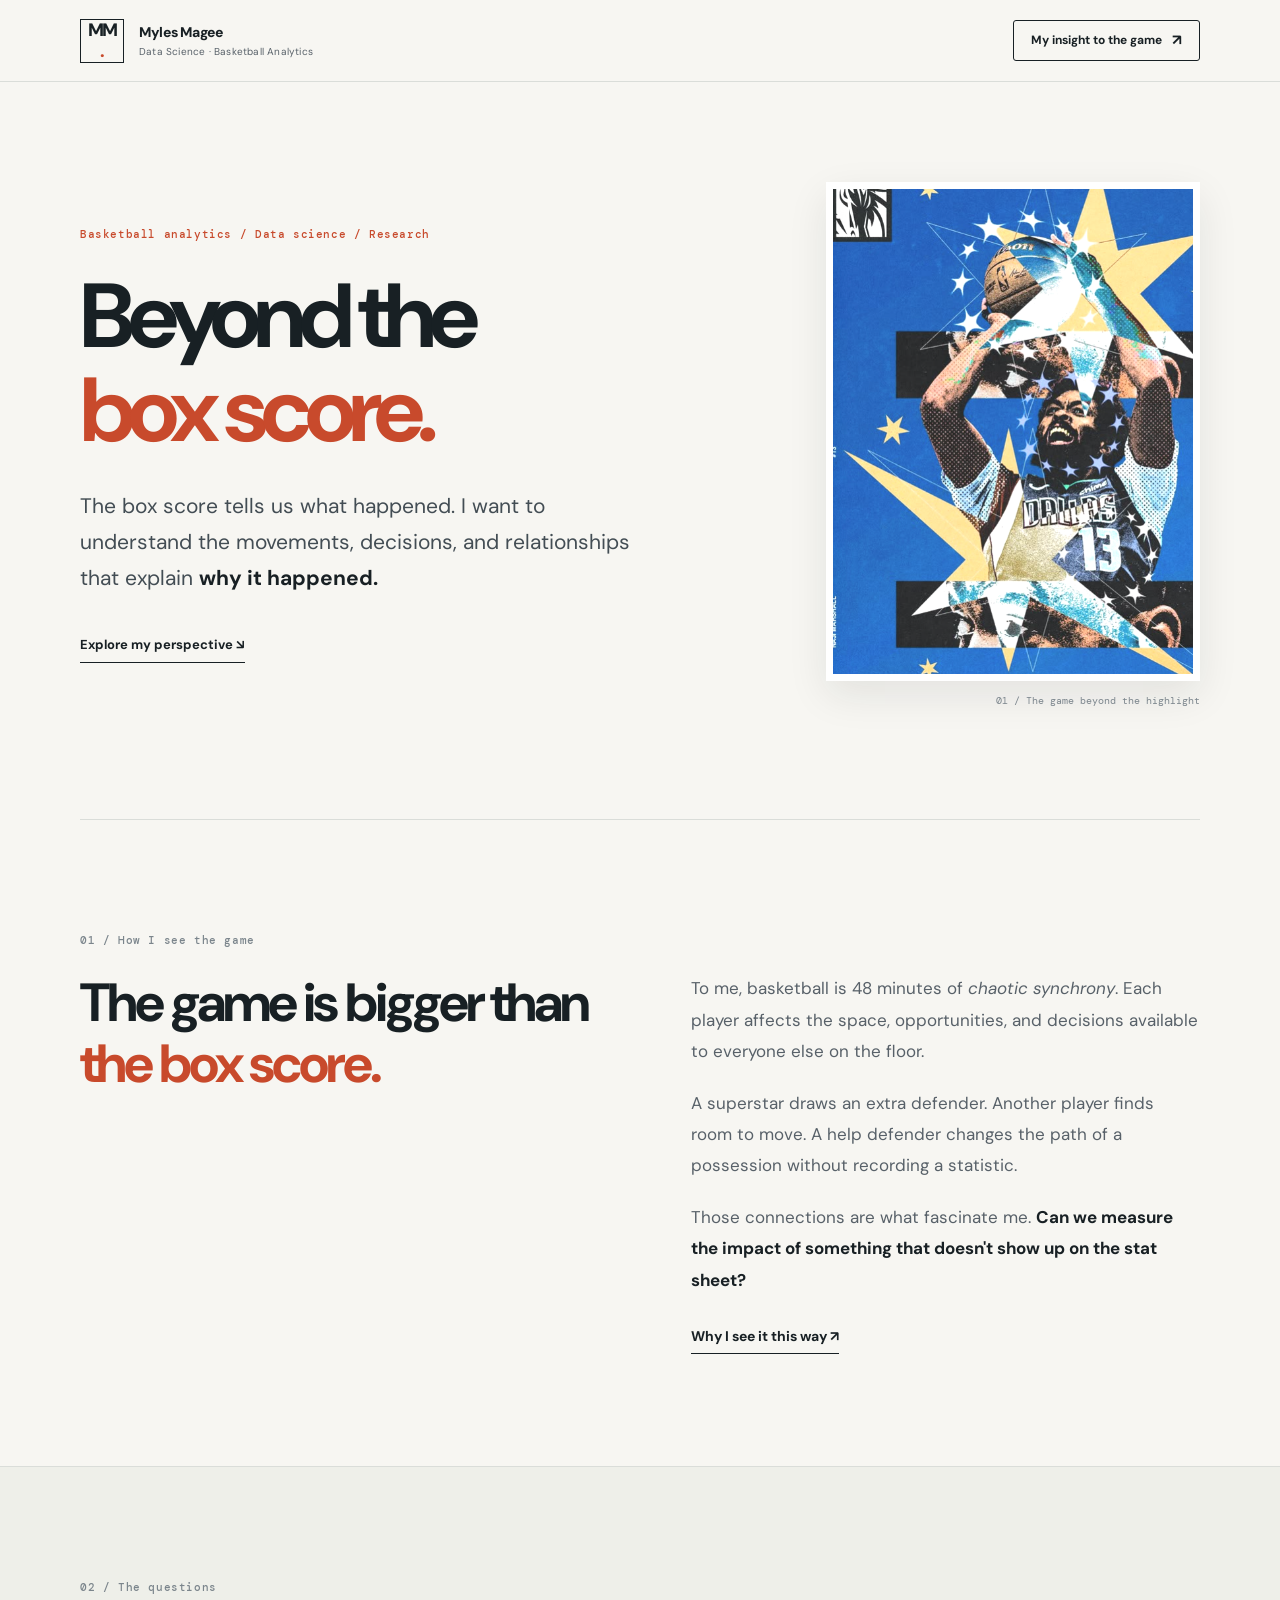
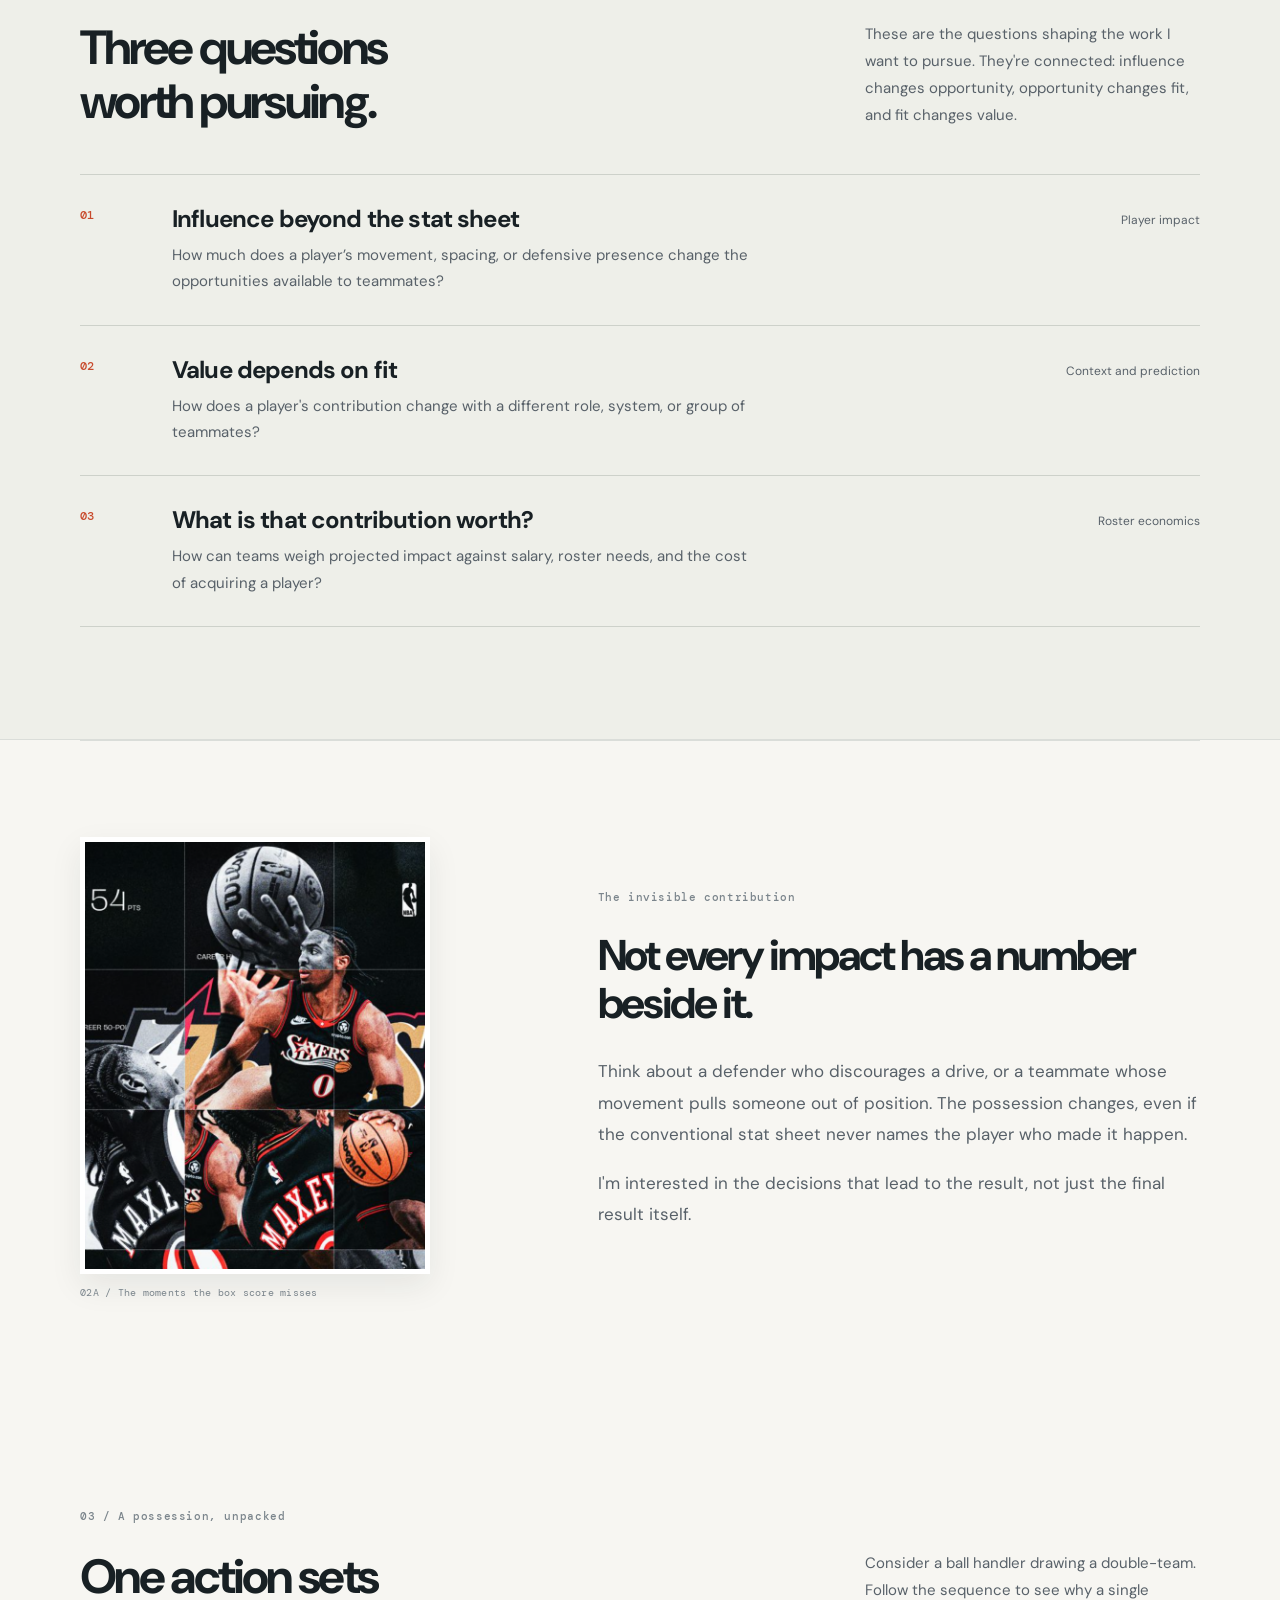
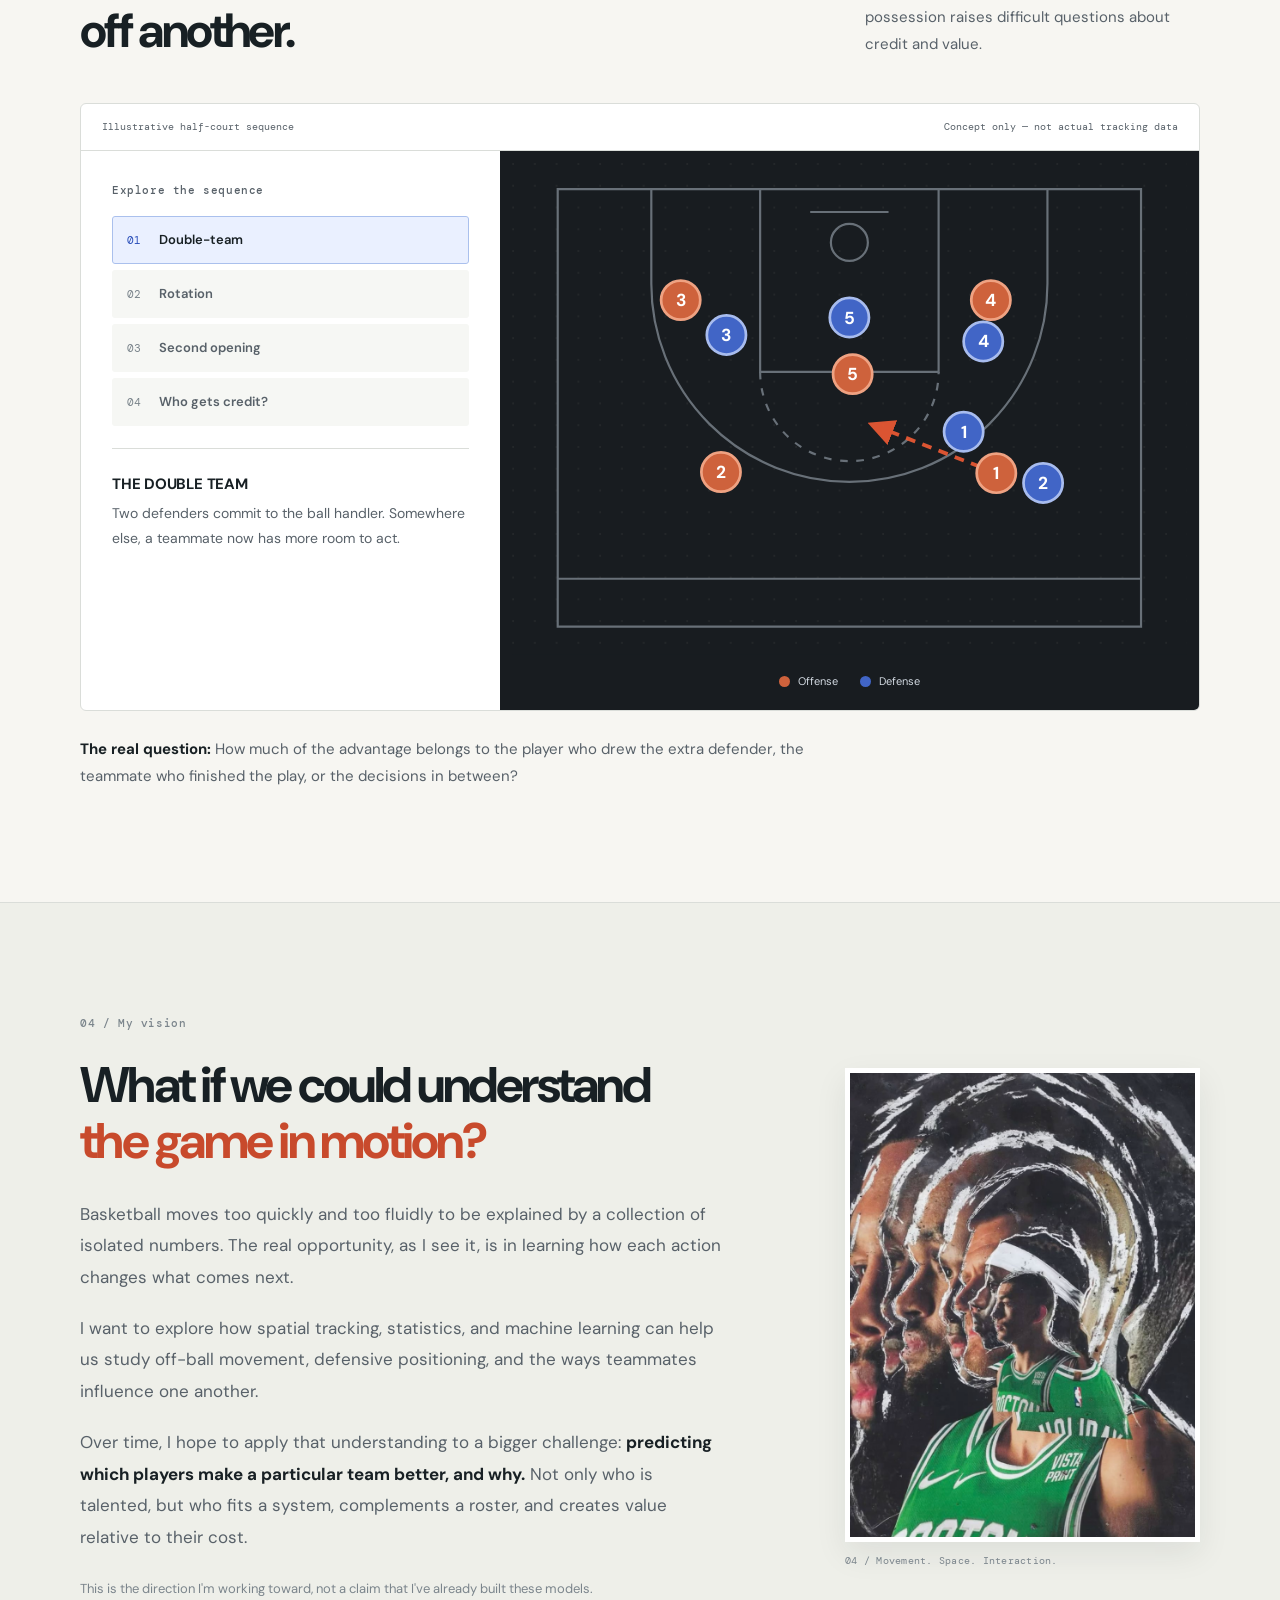
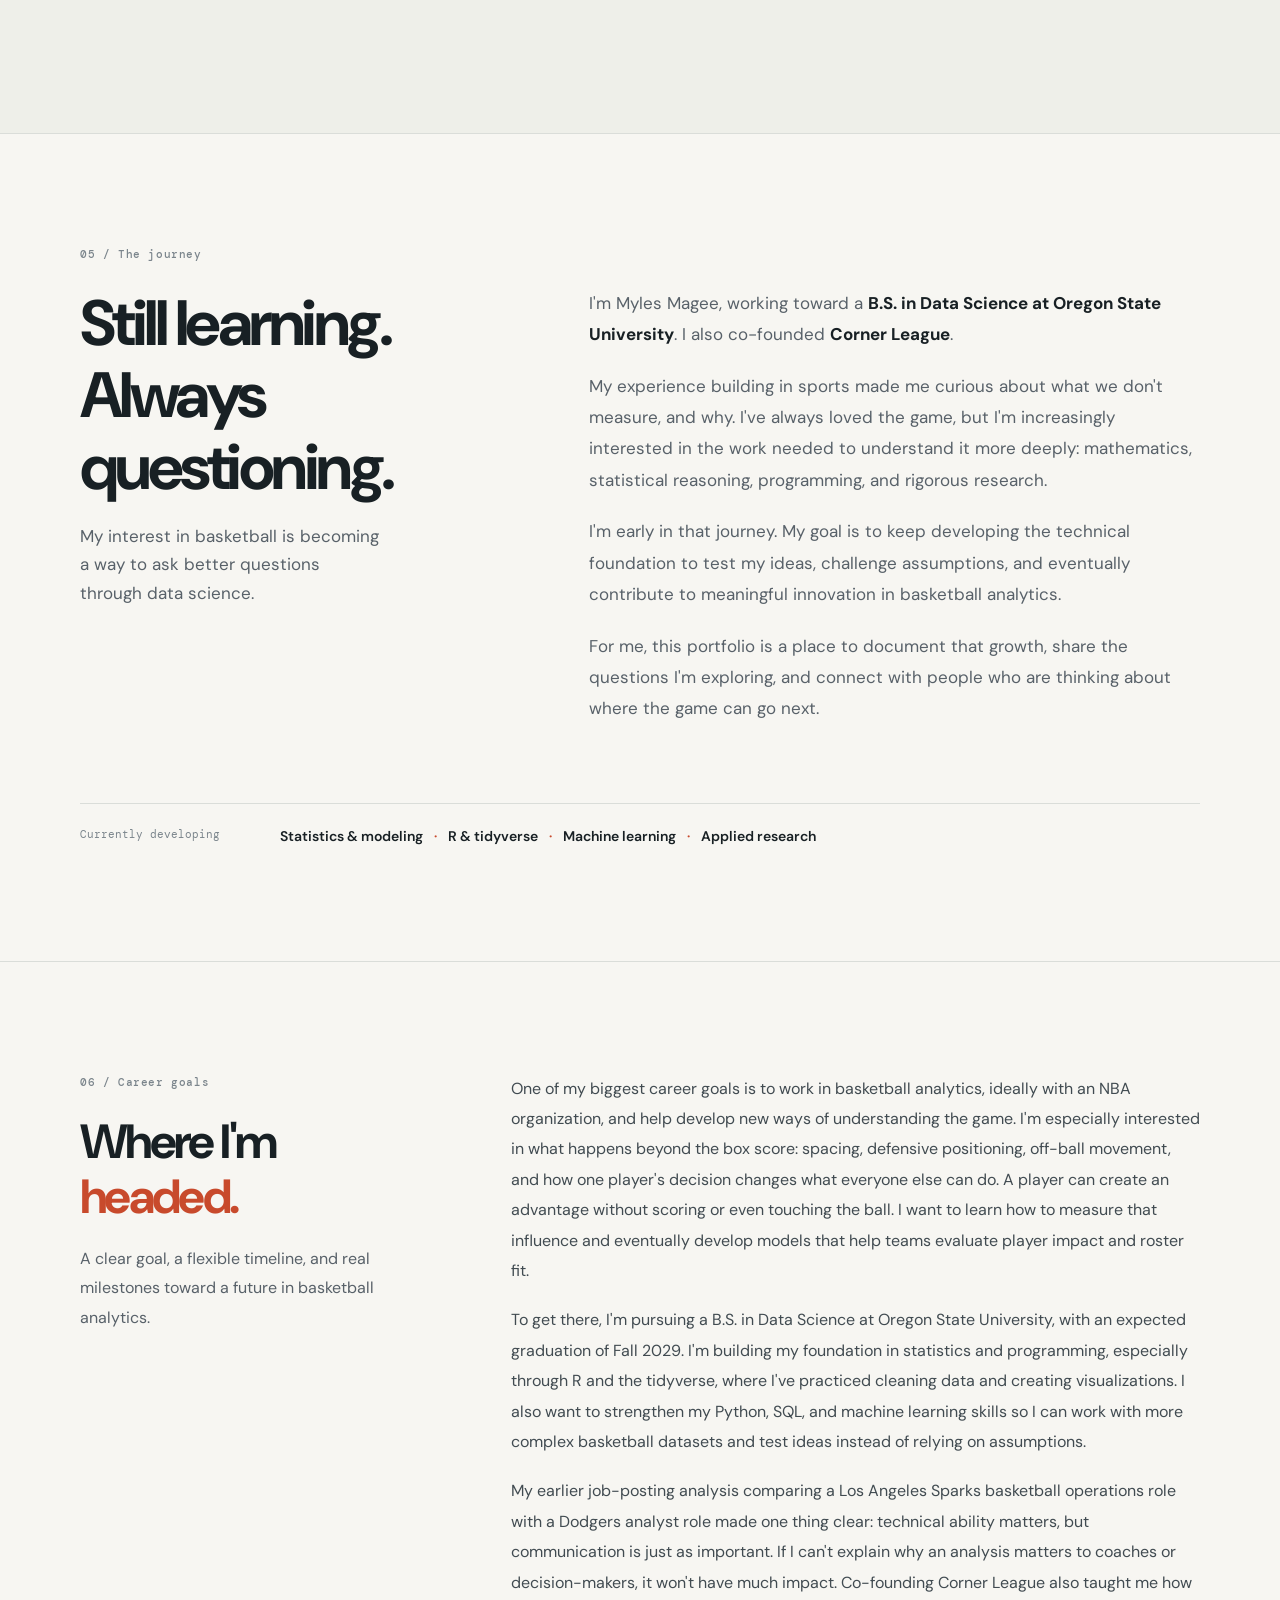
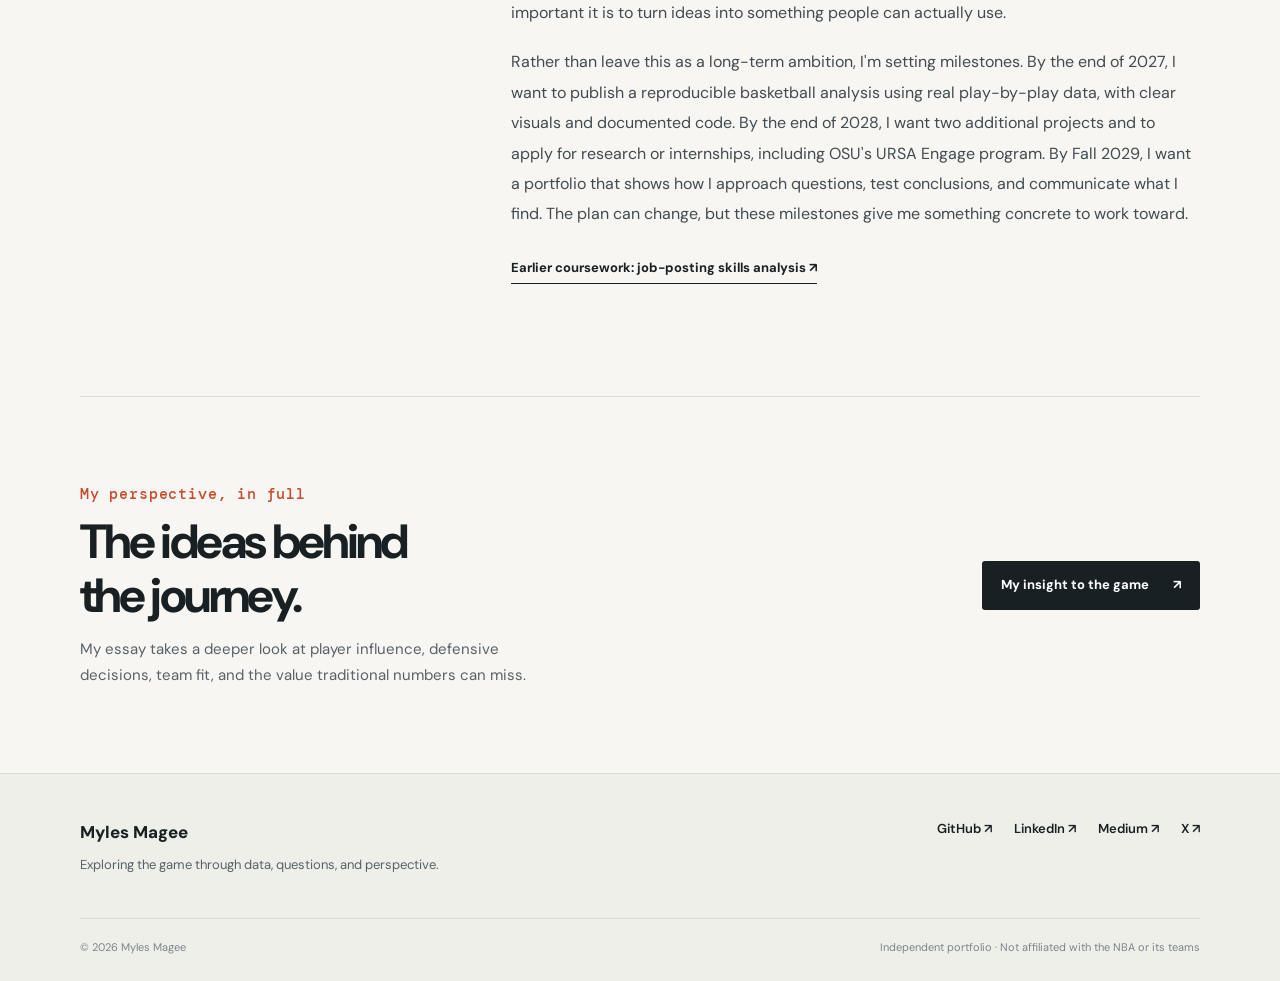
<file: index.html>
<!DOCTYPE html>

<html lang="en"><head><meta charset="utf-8"/>
<meta content="width=device-width, initial-scale=1" name="viewport"/>
<meta content="#f7f6f2" name="theme-color"/>
<link href="assets/mark.svg" rel="icon" type="image/svg+xml"/>
<link href="https://fonts.googleapis.com" rel="preconnect"/>
<link crossorigin="" href="https://fonts.gstatic.com" rel="preconnect"/>
<link href="https://fonts.googleapis.com/css2?family=DM+Sans:wght@400;500;600;700;800&amp;family=DM+Mono:wght@400;500&amp;display=swap" rel="stylesheet"/>
<link href="assets/style.css" rel="stylesheet"/>
<script defer="" src="assets/site.js"></script>
<meta content="Myles Magee shares his journey into data science and his vision for basketball analytics beyond the box score." name="description"/>
<meta content="Myles Magee — Beyond the Box Score" property="og:title"/>
<meta content="My journey into basketball analytics, and the questions about player influence, movement, and team value that I want to explore." property="og:description"/>
<title>Myles Magee — Basketball Analytics &amp; Data Science</title></head>
<body class="page-home"><a class="skip-link" href="#main">Skip to content</a>
<header class="site-header" id="top">
<div class="container header-inner">
<a aria-label="Myles Magee home" class="brand" href="index.html"><span class="brand-monogram">MM<span>.</span></span><span class="brand-label">Myles Magee<small>Data Science · Basketball Analytics</small></span></a>

<nav aria-label="Main navigation" class="site-nav" id="site-nav"><a class="nav-essay" href="philosophy.html">My insight to the game<span aria-hidden="true"> ↗</span></a></nav>
</div>
</header>
<main id="main">
<section aria-labelledby="hero-title" class="hero container">
<div class="hero-copy">
<p class="eyebrow">Basketball analytics / Data science / Research</p>
<h1 id="hero-title">Beyond the<br/><em>box score.</em></h1>
<p class="hero-lead">The box score tells us what happened. I want to understand the movements, decisions, and relationships that explain <strong>why it happened.</strong></p>
<div class="hero-actions"><a class="button-link" href="#approach">Explore my perspective <span aria-hidden="true">↘</span></a></div>
</div>
<figure class="hero-image"><img alt="Blue-and-gold basketball editorial artwork showing a player shooting" fetchpriority="high" src="assets/images/mavericks-poster.png"/><figcaption>01 / The game beyond the highlight</figcaption></figure>
</section>
<section aria-labelledby="approach-title" class="section section-rule container" id="approach">
<div class="section-label">01 / How I see the game</div>
<div class="intro-grid">
<h2 id="approach-title">The game is bigger than <span class="text-orange">the box score.</span></h2>
<div class="body-copy"><p>To me, basketball is 48 minutes of <em>chaotic synchrony</em>. Each player affects the space, opportunities, and decisions available to everyone else on the floor.</p>
<p>A superstar draws an extra defender. Another player finds room to move. A help defender changes the path of a possession without recording a statistic.</p>
<p>Those connections are what fascinate me. <strong>Can we measure the impact of something that doesn't show up on the stat sheet?</strong></p>
<a class="inline-link" href="philosophy.html">Why I see it this way <span aria-hidden="true">↗</span></a></div>
</div>
</section>
<section aria-labelledby="questions-title" class="section section-soft"><div class="container">
<div class="section-heading"><div><p class="section-label">02 / The questions</p><h2 id="questions-title">Three questions<br/>worth pursuing.</h2></div><p>These are the questions shaping the work I want to pursue. They're connected: influence changes opportunity, opportunity changes fit, and fit changes value.</p></div>
<div class="question-list">
<article class="question-row"><span class="question-index">01</span><div><h3>Influence beyond the stat sheet</h3><p>How much does a player’s movement, spacing, or defensive presence change the opportunities available to teammates?</p></div><span class="question-tag">Player impact</span></article>
<article class="question-row"><span class="question-index">02</span><div><h3>Value depends on fit</h3><p>How does a player's contribution change with a different role, system, or group of teammates?</p></div><span class="question-tag">Context and prediction</span></article>
<article class="question-row"><span class="question-index">03</span><div><h3>What is that contribution worth?</h3><p>How can teams weigh projected impact against salary, roster needs, and the cost of acquiring a player?</p></div><span class="question-tag">Roster economics</span></article>
</div>
</div></section><section aria-labelledby="image-story-title" class="section image-story container">
<figure class="editorial-image image-story-art"><img alt="Layered basketball collage of a Philadelphia player across multiple moments of a possession" loading="lazy" src="assets/images/maxey-collage.png"/><figcaption>02A / The moments the box score misses</figcaption></figure>
<div class="image-story-copy"><p class="section-label">The invisible contribution</p><h2 id="image-story-title">Not every impact has a number beside it.</h2>
<p>Think about a defender who discourages a drive, or a teammate whose movement pulls someone out of position. The possession changes, even if the conventional stat sheet never names the player who made it happen.</p>
<p>I'm interested in the decisions that lead to the result, not just the final result itself.</p>
</div>
</section>
<section aria-labelledby="example-title" class="section container" id="example">
<div class="section-label">03 / A possession, unpacked</div>
<div class="section-heading"><div><h2 id="example-title">One action sets<br/>off another.</h2></div><p>Consider a ball handler drawing a double-team. Follow the sequence to see why a single possession raises difficult questions about credit and value.</p></div>
<div class="example-card">
<div class="example-topline"><span>Illustrative half-court sequence</span><span>Concept only — not actual tracking data</span></div>
<div class="example-layout">
<div class="example-controls">
<p class="minor-label">Explore the sequence</p>
<div aria-label="Basketball possession stages" class="steps" role="group">
<button aria-pressed="true" class="step-button active" data-step="0" type="button"><span>01</span> Double-team</button>
<button aria-pressed="false" class="step-button" data-step="1" type="button"><span>02</span> Rotation</button>
<button aria-pressed="false" class="step-button" data-step="2" type="button"><span>03</span> Second opening</button>
<button aria-pressed="false" class="step-button" data-step="3" type="button"><span>04</span> Who gets credit?</button>
</div>
<div aria-live="polite" class="example-readout"><h3 id="step-title">THE DOUBLE TEAM</h3><p id="step-description">Two defenders commit to the ball handler. Somewhere else, a teammate now has more room to act.</p></div>
</div>
<div class="court-frame"><div class="court-svg-wrap"><svg aria-label="Stylized half-court diagram with five offensive players in orange and five defenders in blue, changing position through the possession" id="play-court" role="img" viewBox="0 0 620 452">
<defs><pattern height="20" id="courtdots" patternUnits="userSpaceOnUse" width="20"><circle cx="1" cy="1" fill="#7a7b75" opacity=".24" r=".7"></circle></pattern><marker id="passarrow" markerHeight="7" markerWidth="7" orient="auto" refx="6" refy="3.5"><path d="M0 0 L7 3.5 L0 7 Z" fill="#f15b34"></path></marker></defs>
<rect fill="#181c20" height="452" width="620" x="0" y="0"></rect><rect fill="url(#courtdots)" height="452" width="620" x="0" y="0"></rect>
<g class="court-lines" fill="none" stroke="#687078" stroke-width="2"><path d="M42 24 H578 V426 H42 Z"></path><path d="M228 24 V192 H392 V24"></path><path d="M228 192 A82 82 0 0 0 392 192" stroke-dasharray="7 8"></path><path d="M128 24 V111 A182 182 0 0 0 492 111 V24"></path><circle cx="310" cy="73" r="17"></circle><path d="M274 45 H346"></path><path d="M42 382 H578"></path></g>
<g fill="none" id="play-paths" marker-end="url(#passarrow)" stroke="#f15b34" stroke-dasharray="9 7" stroke-width="3.5"><path d="M445 285 L330 240" id="play-path"></path></g>
<g id="players">
<g class="player offensive" data-player="o1" transform="translate(445 285)"><circle r="18"></circle><text>1</text></g>
<g class="player offensive" data-player="o2" transform="translate(192 284)"><circle r="18"></circle><text>2</text></g>
<g class="player offensive" data-player="o3" transform="translate(155 126)"><circle r="18"></circle><text>3</text></g>
<g class="player offensive" data-player="o4" transform="translate(440 126)"><circle r="18"></circle><text>4</text></g>
<g class="player offensive" data-player="o5" transform="translate(313 194)"><circle r="18"></circle><text>5</text></g>
<g class="player defensive" data-player="d1" transform="translate(415 247)"><circle r="18"></circle><text>1</text></g>
<g class="player defensive" data-player="d2" transform="translate(488 294)"><circle r="18"></circle><text>2</text></g>
<g class="player defensive" data-player="d3" transform="translate(197 158)"><circle r="18"></circle><text>3</text></g>
<g class="player defensive" data-player="d4" transform="translate(433 164)"><circle r="18"></circle><text>4</text></g>
<g class="player defensive" data-player="d5" transform="translate(310 142)"><circle r="18"></circle><text>5</text></g>
</g>
</svg></div><div class="court-legend"><span><i class="legend-offense"></i> Offense</span><span><i class="legend-defense"></i> Defense</span></div></div>
</div>
</div>
<p class="example-note"><strong>The real question:</strong> How much of the advantage belongs to the player who drew the extra defender, the teammate who finished the play, or the decisions in between?</p>
</section>
<section aria-labelledby="vision-title" class="section section-soft vision-section" id="vision">
<div class="container vision-grid">
<div class="vision-copy">
<p class="section-label">04 / My vision</p>
<h2 id="vision-title">What if we could understand <span class="text-orange">the game in motion?</span></h2>
<p>Basketball moves too quickly and too fluidly to be explained by a collection of isolated numbers. The real opportunity, as I see it, is in learning how each action changes what comes next.</p>
<p>I want to explore how spatial tracking, statistics, and machine learning can help us study off-ball movement, defensive positioning, and the ways teammates influence one another.</p>
<p>Over time, I hope to apply that understanding to a bigger challenge: <strong>predicting which players make a particular team better, and why.</strong> Not only who is talented, but who fits a system, complements a roster, and creates value relative to their cost.</p>
<p class="vision-footnote">This is the direction I'm working toward, not a claim that I've already built these models.</p>
</div>
<figure class="editorial-image vision-art"><img alt="Basketball artwork emphasizing a player's movement with layered purple and blue geometry" loading="lazy" src="assets/images/tatum-motion.png"/><figcaption>04 / Movement. Space. Interaction.</figcaption></figure>
</div>
</section>
<section aria-labelledby="about-title" class="section container about-section" id="about">
<div class="section-label">05 / The journey</div>
<div class="about-grid"><div><h2 id="about-title">Still learning. Always questioning.</h2><p class="about-tagline">My interest in basketball is becoming a way to ask better questions through data science.</p></div>
<div class="body-copy">
<p>I'm Myles Magee, working toward a <strong>B.S. in Data Science at Oregon State University</strong>. I also co-founded <strong>Corner League</strong>.</p>
<p>My experience building in sports made me curious about what we don't measure, and why. I've always loved the game, but I'm increasingly interested in the work needed to understand it more deeply: mathematics, statistical reasoning, programming, and rigorous research.</p>
<p>I'm early in that journey. My goal is to keep developing the technical foundation to test my ideas, challenge assumptions, and eventually contribute to meaningful innovation in basketball analytics.</p>
<p>For me, this portfolio is a place to document that growth, share the questions I'm exploring, and connect with people who are thinking about where the game can go next.</p>
</div>
</div>
<div class="skills-strip"><span>Currently developing</span><p>Statistics &amp; modeling <span aria-hidden="true">·</span> R &amp; tidyverse <span aria-hidden="true">·</span> Machine learning <span aria-hidden="true">·</span> Applied research</p></div>
</section>
<section aria-labelledby="career-goals-title" class="section section-rule career-goals-section" id="career-goals">
<div class="container career-goals-grid">
  <div class="career-goals-intro">
    <p class="section-label">06 / Career goals</p>
    <h2 id="career-goals-title">Where I'm <span class="text-orange">headed.</span></h2>
    <p class="career-goals-deck">A clear goal, a flexible timeline, and real milestones toward a future in basketball analytics.</p>
  </div>
  <div class="career-goals-body body-copy">
    <p>One of my biggest career goals is to work in basketball analytics, ideally with an NBA organization, and help develop new ways of understanding the game. I'm especially interested in what happens beyond the box score: spacing, defensive positioning, off-ball movement, and how one player's decision changes what everyone else can do. A player can create an advantage without scoring or even touching the ball. I want to learn how to measure that influence and eventually develop models that help teams evaluate player impact and roster fit.</p>
    <p>To get there, I'm pursuing a B.S. in Data Science at Oregon State University, with an expected graduation of Fall 2029. I'm building my foundation in statistics and programming, especially through R and the tidyverse, where I've practiced cleaning data and creating visualizations. I also want to strengthen my Python, SQL, and machine learning skills so I can work with more complex basketball datasets and test ideas instead of relying on assumptions.</p>
    <p>My earlier job-posting analysis comparing a Los Angeles Sparks basketball operations role with a Dodgers analyst role made one thing clear: technical ability matters, but communication is just as important. If I can't explain why an analysis matters to coaches or decision-makers, it won't have much impact. Co-founding Corner League also taught me how important it is to turn ideas into something people can actually use.</p>
    <p>Rather than leave this as a long-term ambition, I'm setting milestones. By the end of 2027, I want to publish a reproducible basketball analysis using real play-by-play data, with clear visuals and documented code. By the end of 2028, I want two additional projects and to apply for research or internships, including OSU's URSA Engage program. By Fall 2029, I want a portfolio that shows how I approach questions, test conclusions, and communicate what I find. The plan can change, but these milestones give me something concrete to work toward.</p>
    <a class="inline-link career-goals-source" href="https://github.com/mylesanalytics/mm-portfolio/blob/main/job-posting-skills.md" target="_blank" rel="noopener noreferrer">Earlier coursework: job-posting skills analysis ↗</a>
  </div>
</div>
</section>
<section aria-labelledby="closing-title" class="closing container"><div><p class="eyebrow">My perspective, in full</p><h2 id="closing-title">The ideas behind<br/>the journey.</h2><p>My essay takes a deeper look at player influence, defensive decisions, team fit, and the value traditional numbers can miss.</p></div><a class="button-primary" href="philosophy.html">My insight to the game <span aria-hidden="true">↗</span></a></section>
</main><footer class="site-footer">
<div class="container footer-inner">
<div><a class="footer-name" href="index.html">Myles Magee</a><p>Exploring the game through data, questions, and perspective.</p></div>
<nav aria-label="Social links" class="footer-links">
<a href="https://github.com/mylesanalytics" rel="noopener noreferrer" target="_blank">GitHub ↗</a>
<a href="https://www.linkedin.com/in/mylesmagee711/" rel="noopener noreferrer" target="_blank">LinkedIn ↗</a>
<a href="https://medium.com/@mylesmagee" rel="noopener noreferrer" target="_blank">Medium ↗</a>
<a href="https://x.com/_mylesmagee" rel="noopener noreferrer" target="_blank">X ↗</a>
</nav>
</div>
<div class="container footer-bottom"><span>© <span data-year="">2026</span> Myles Magee</span><span>Independent portfolio · Not affiliated with the NBA or its teams</span></div>
</footer></body></html>
</file>
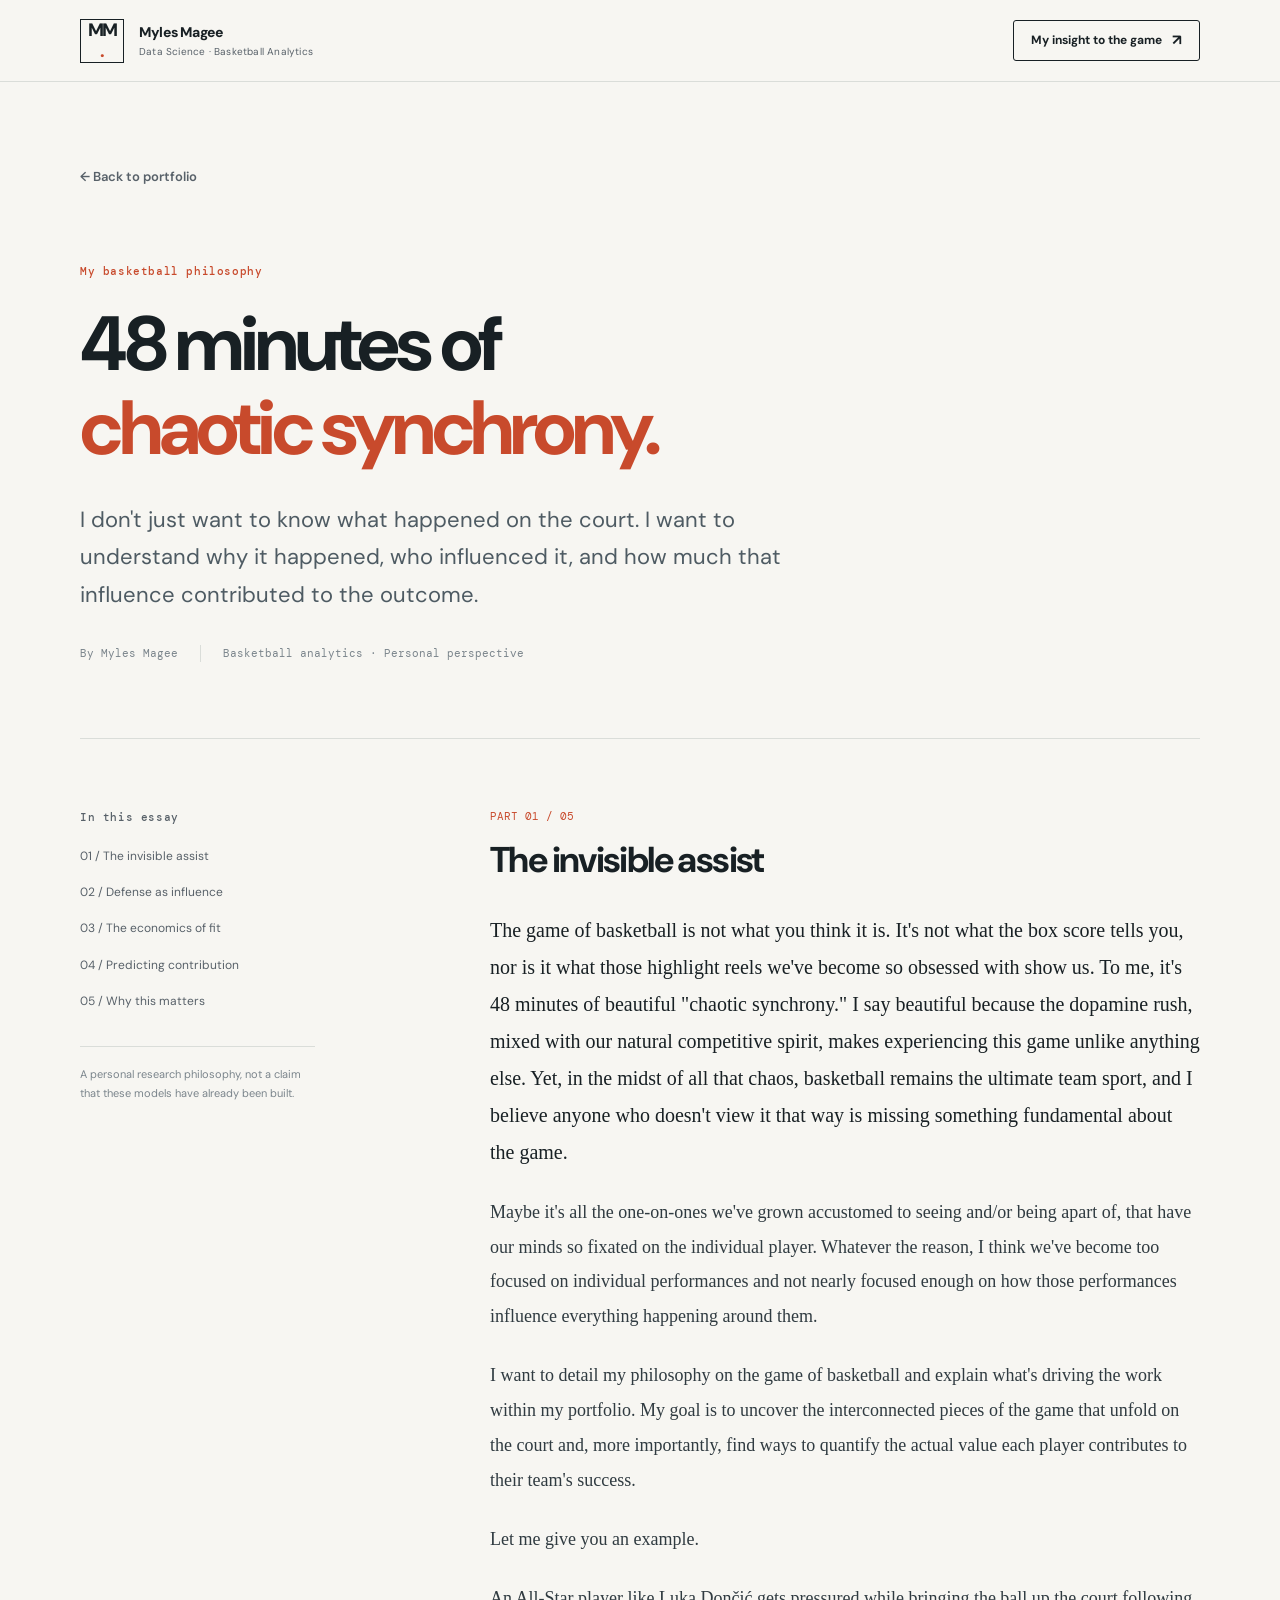
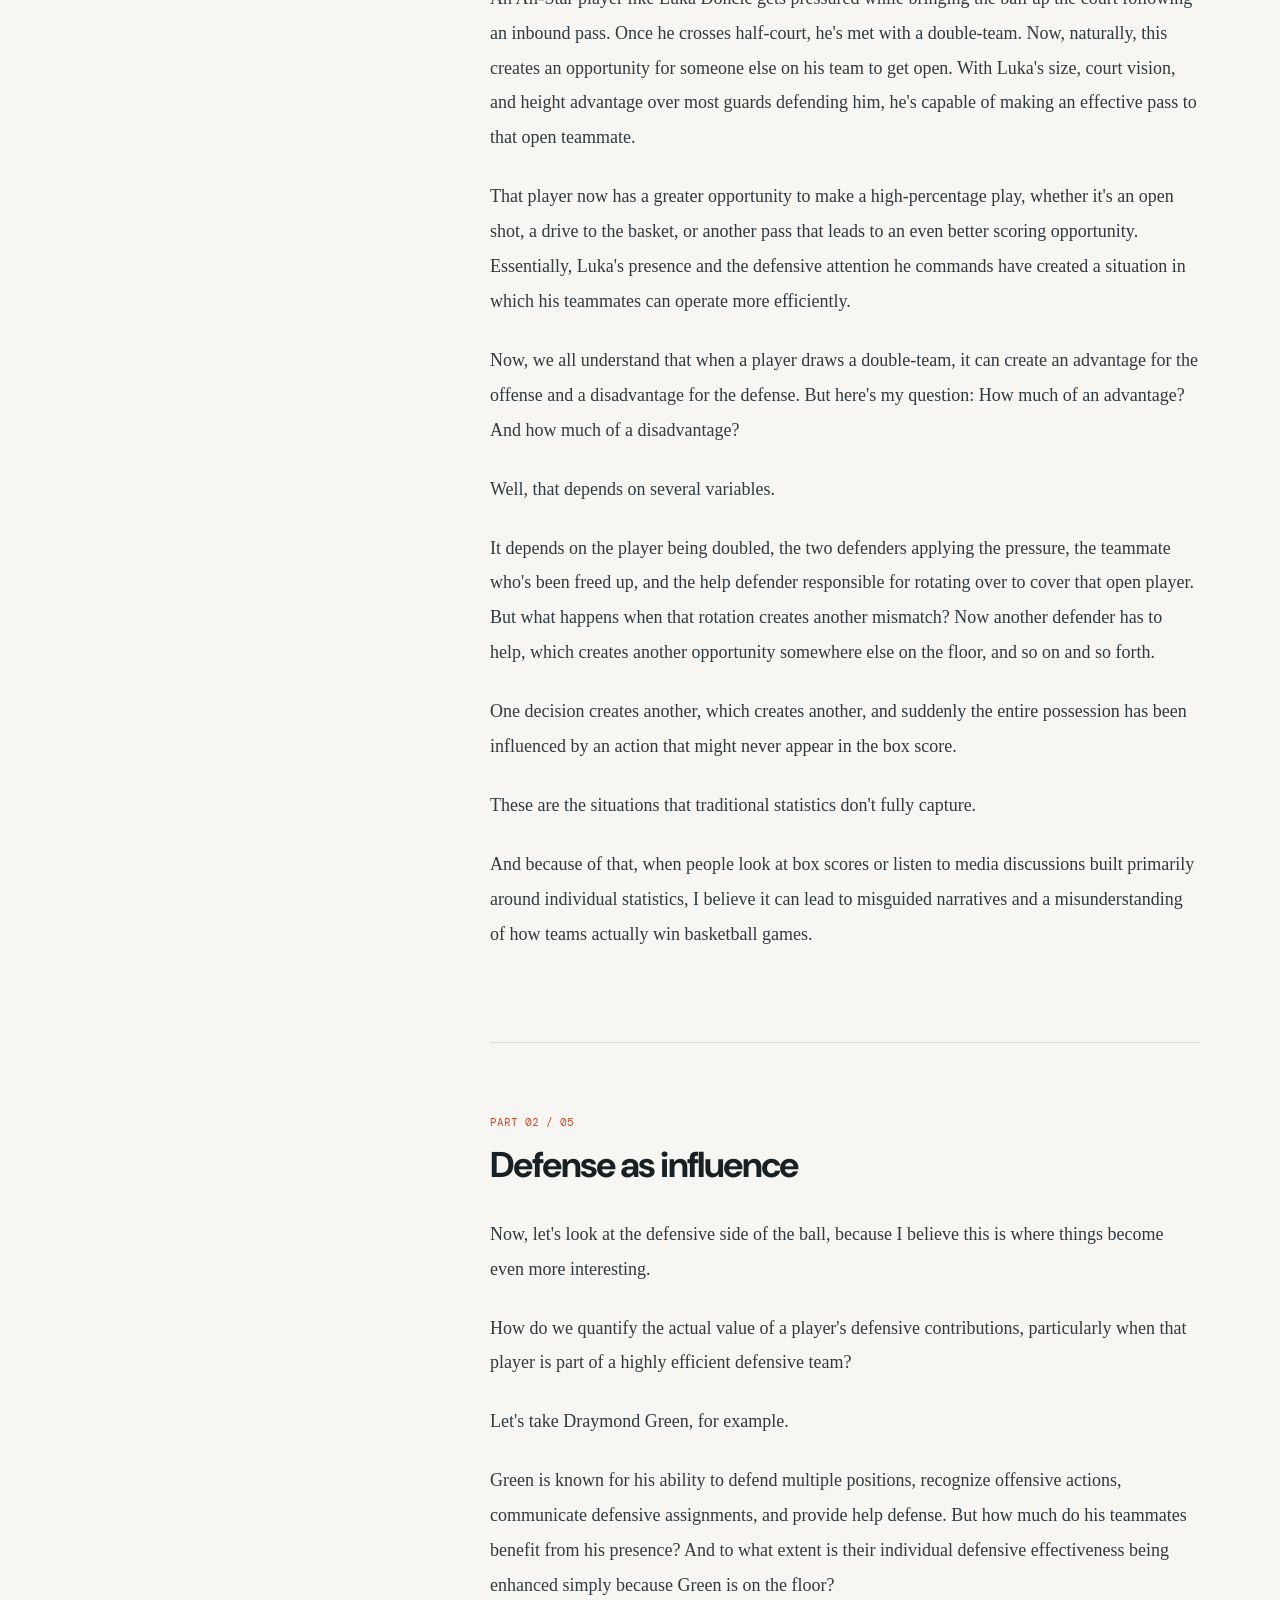
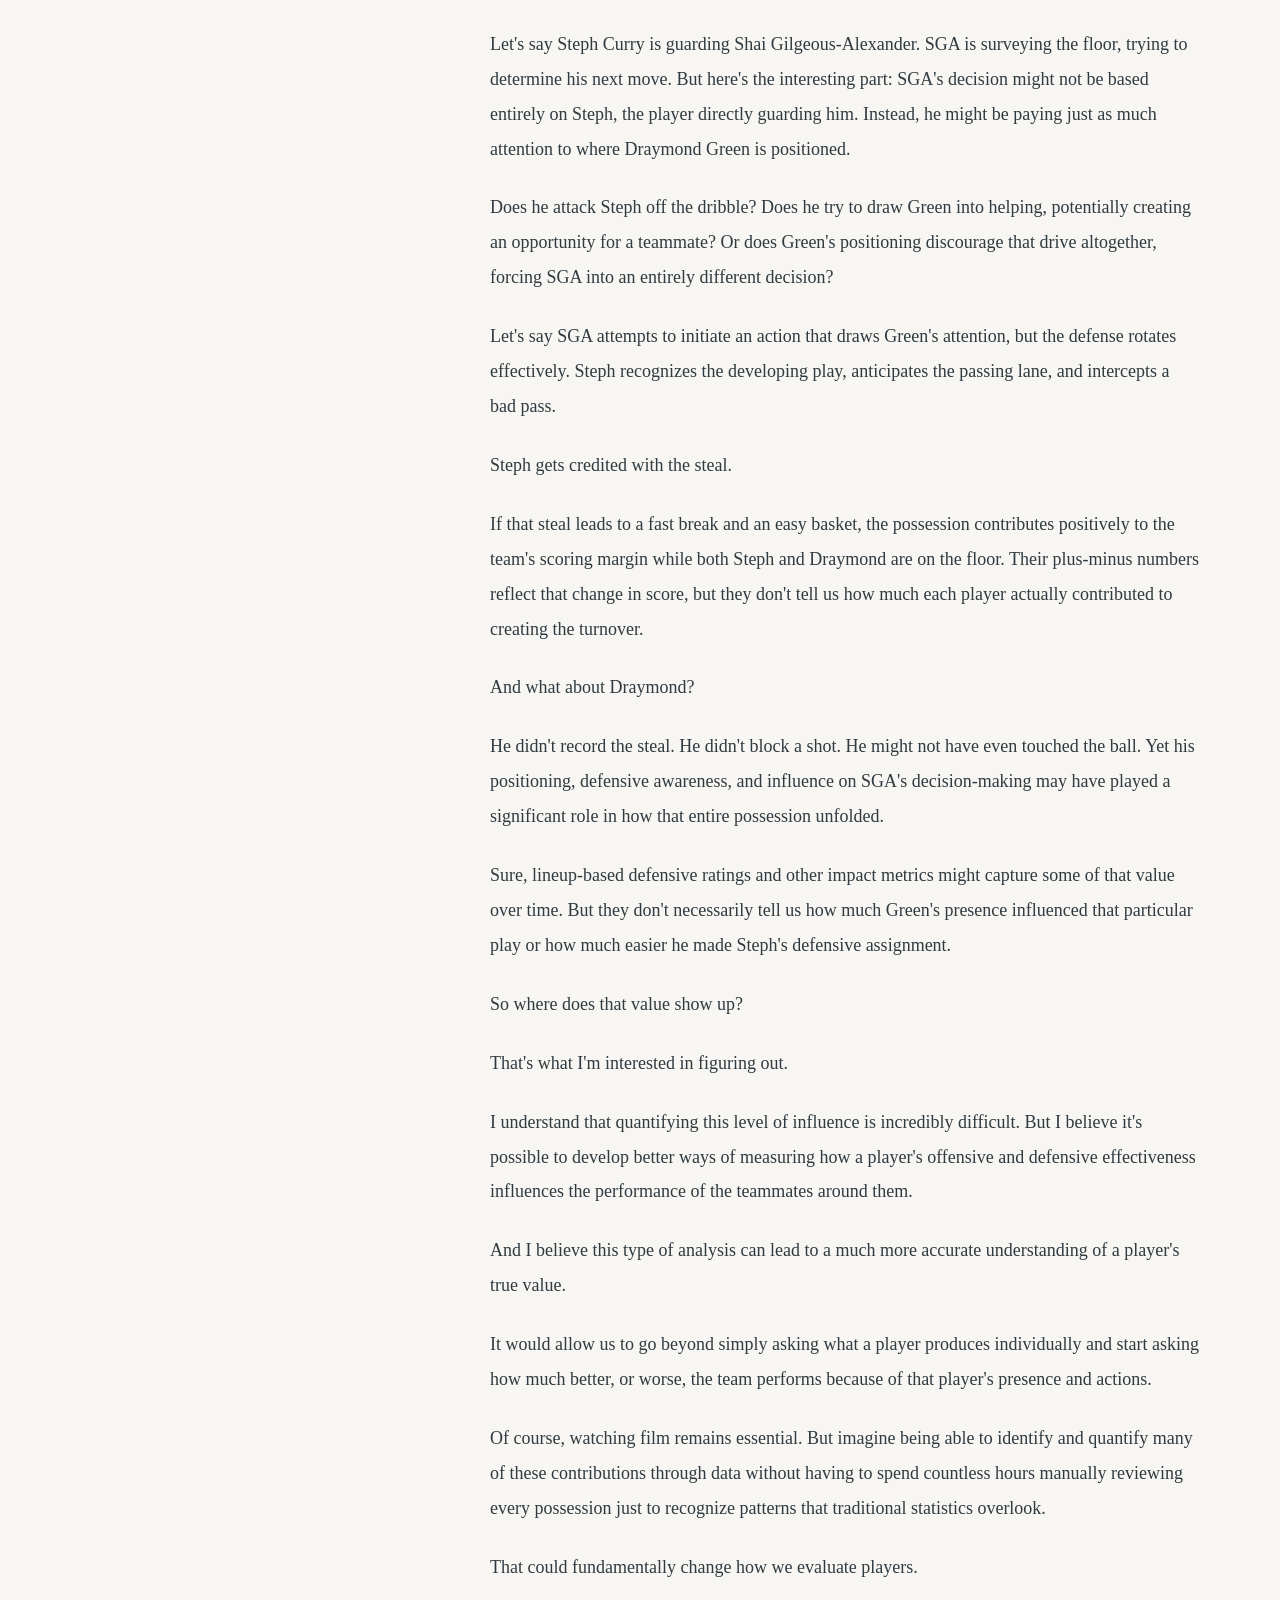
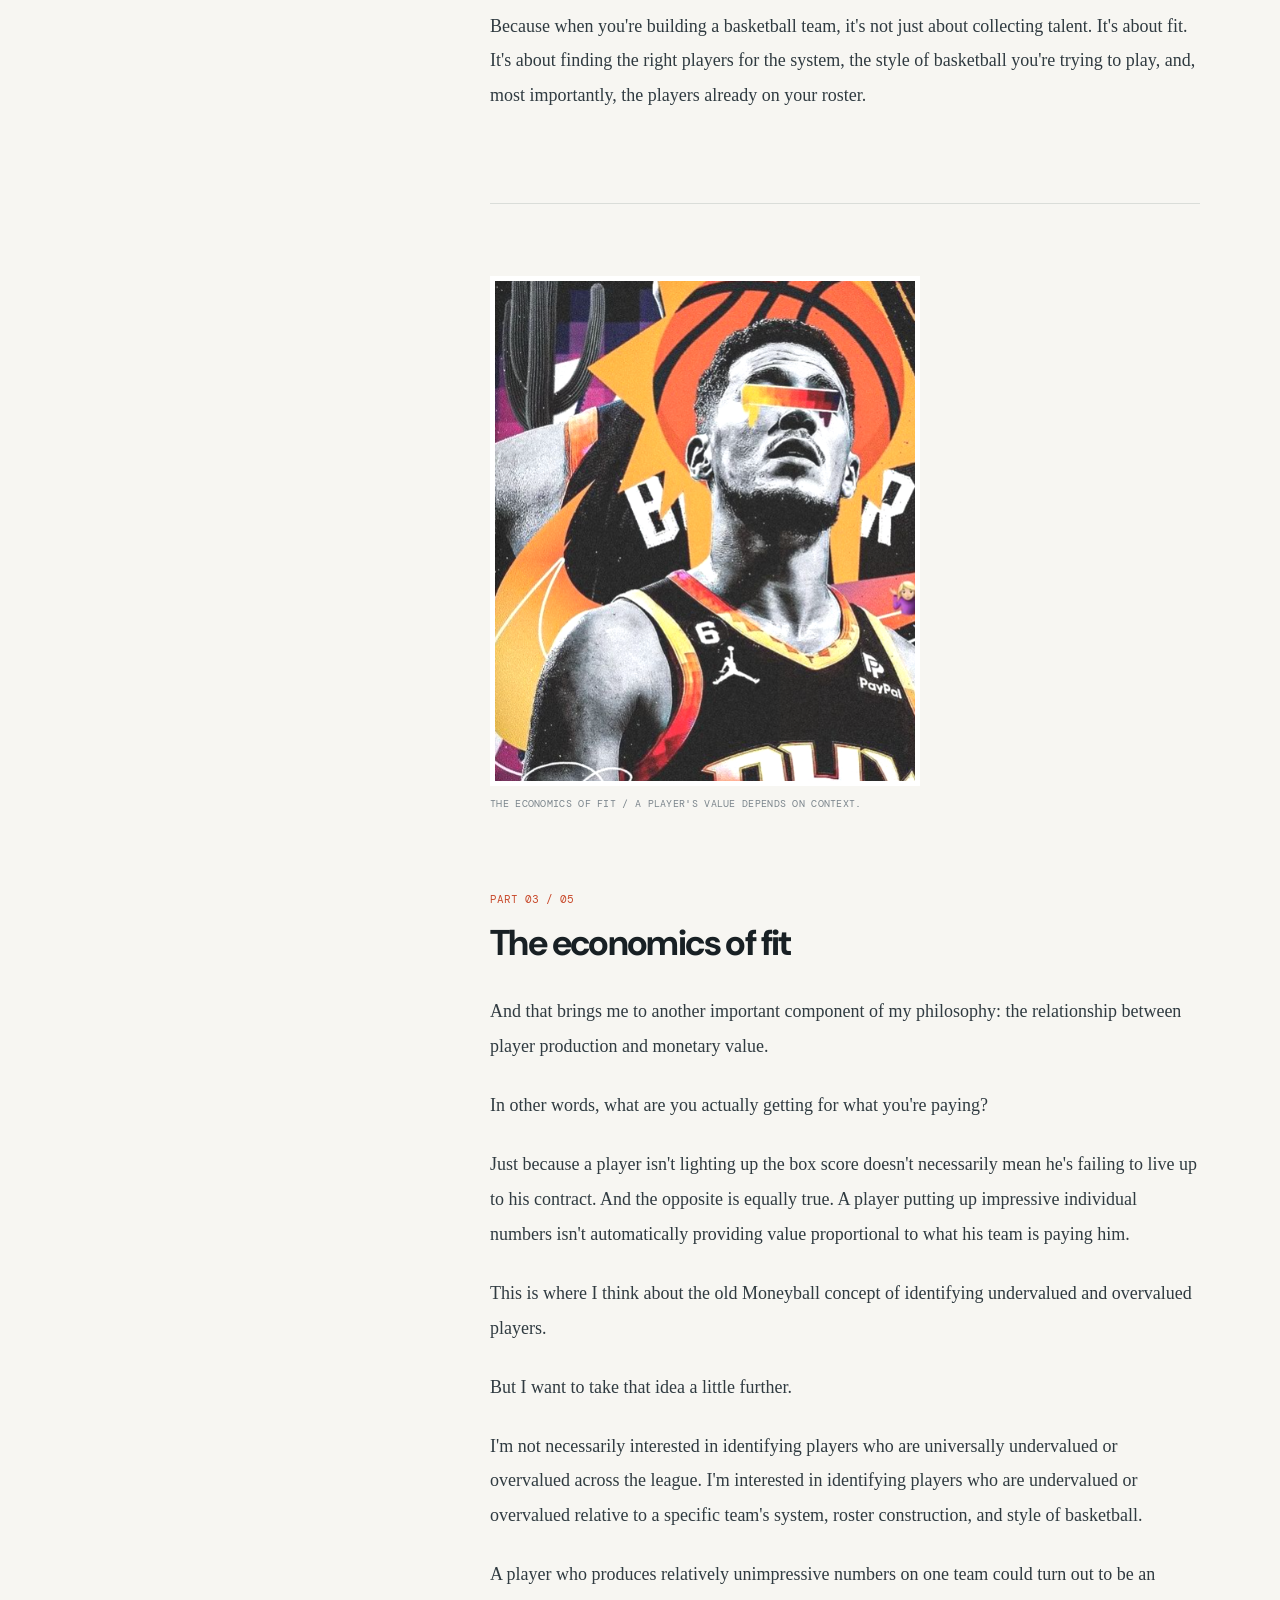
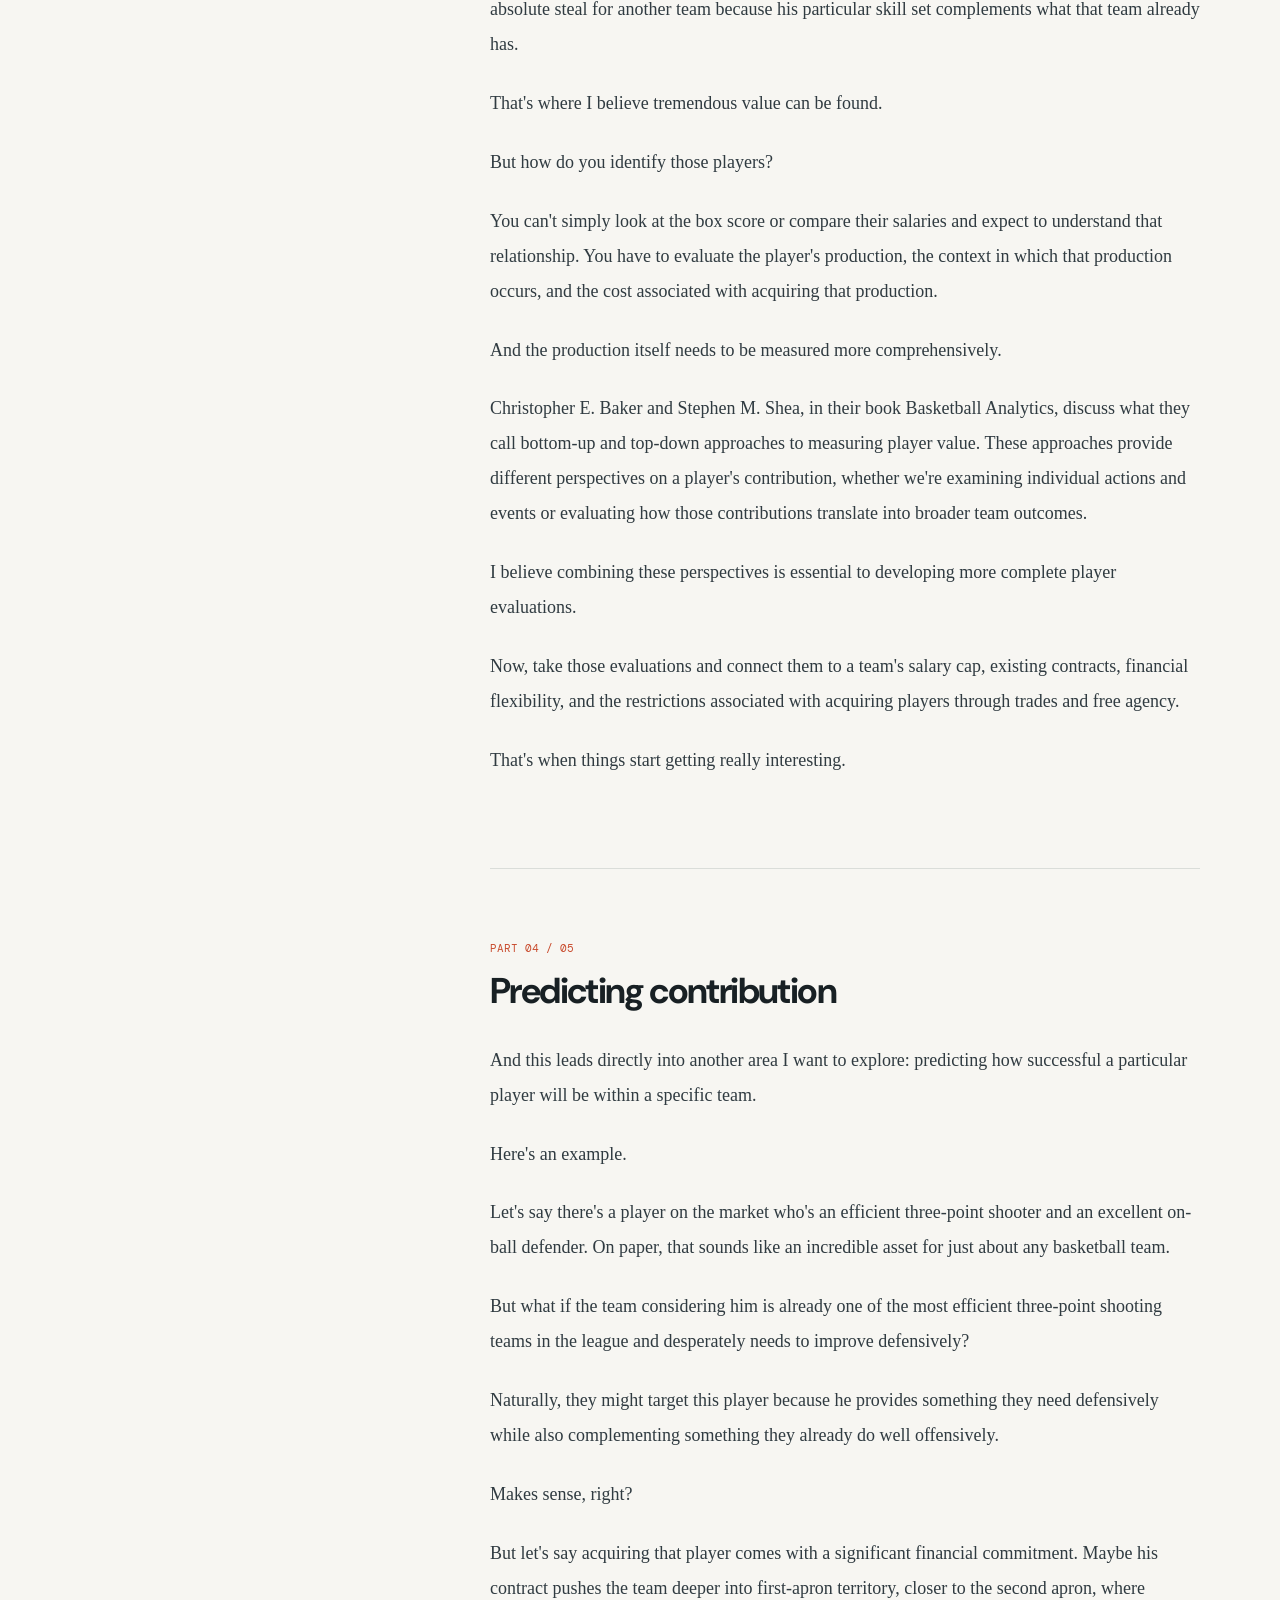
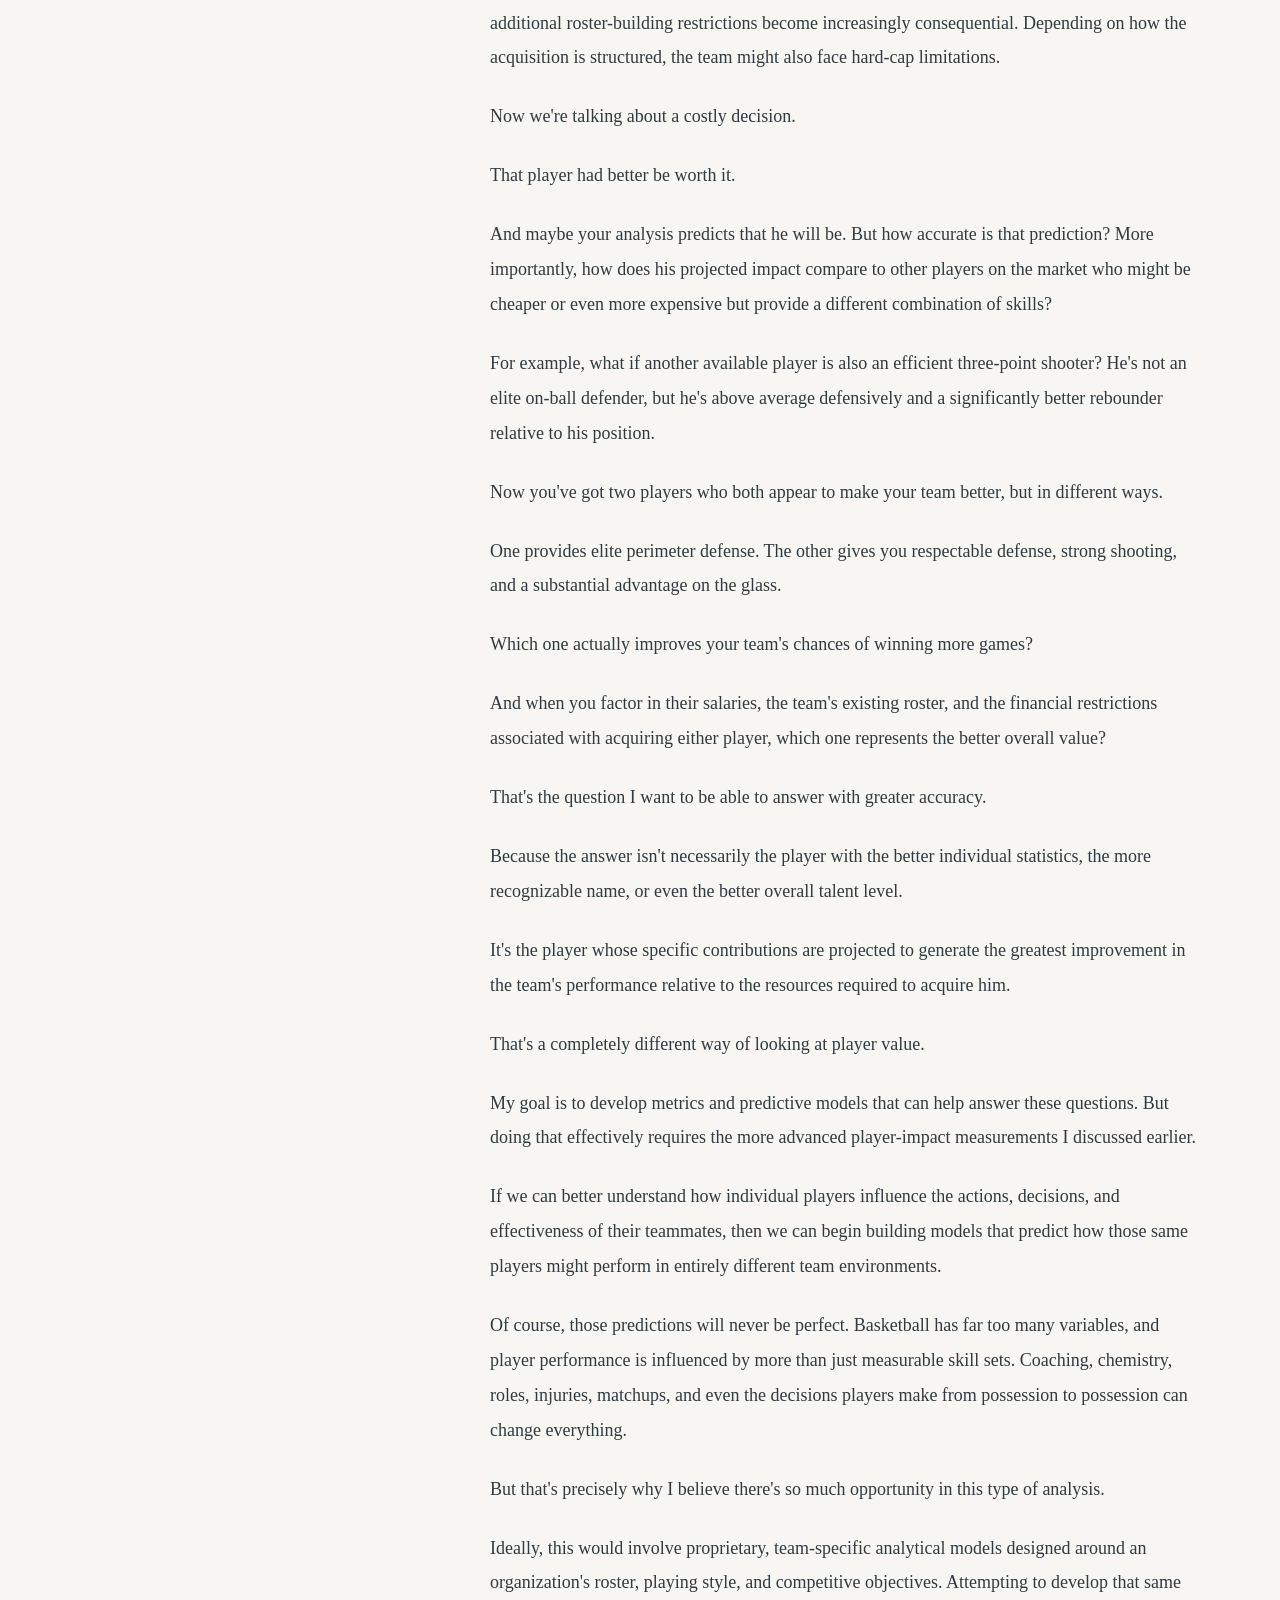
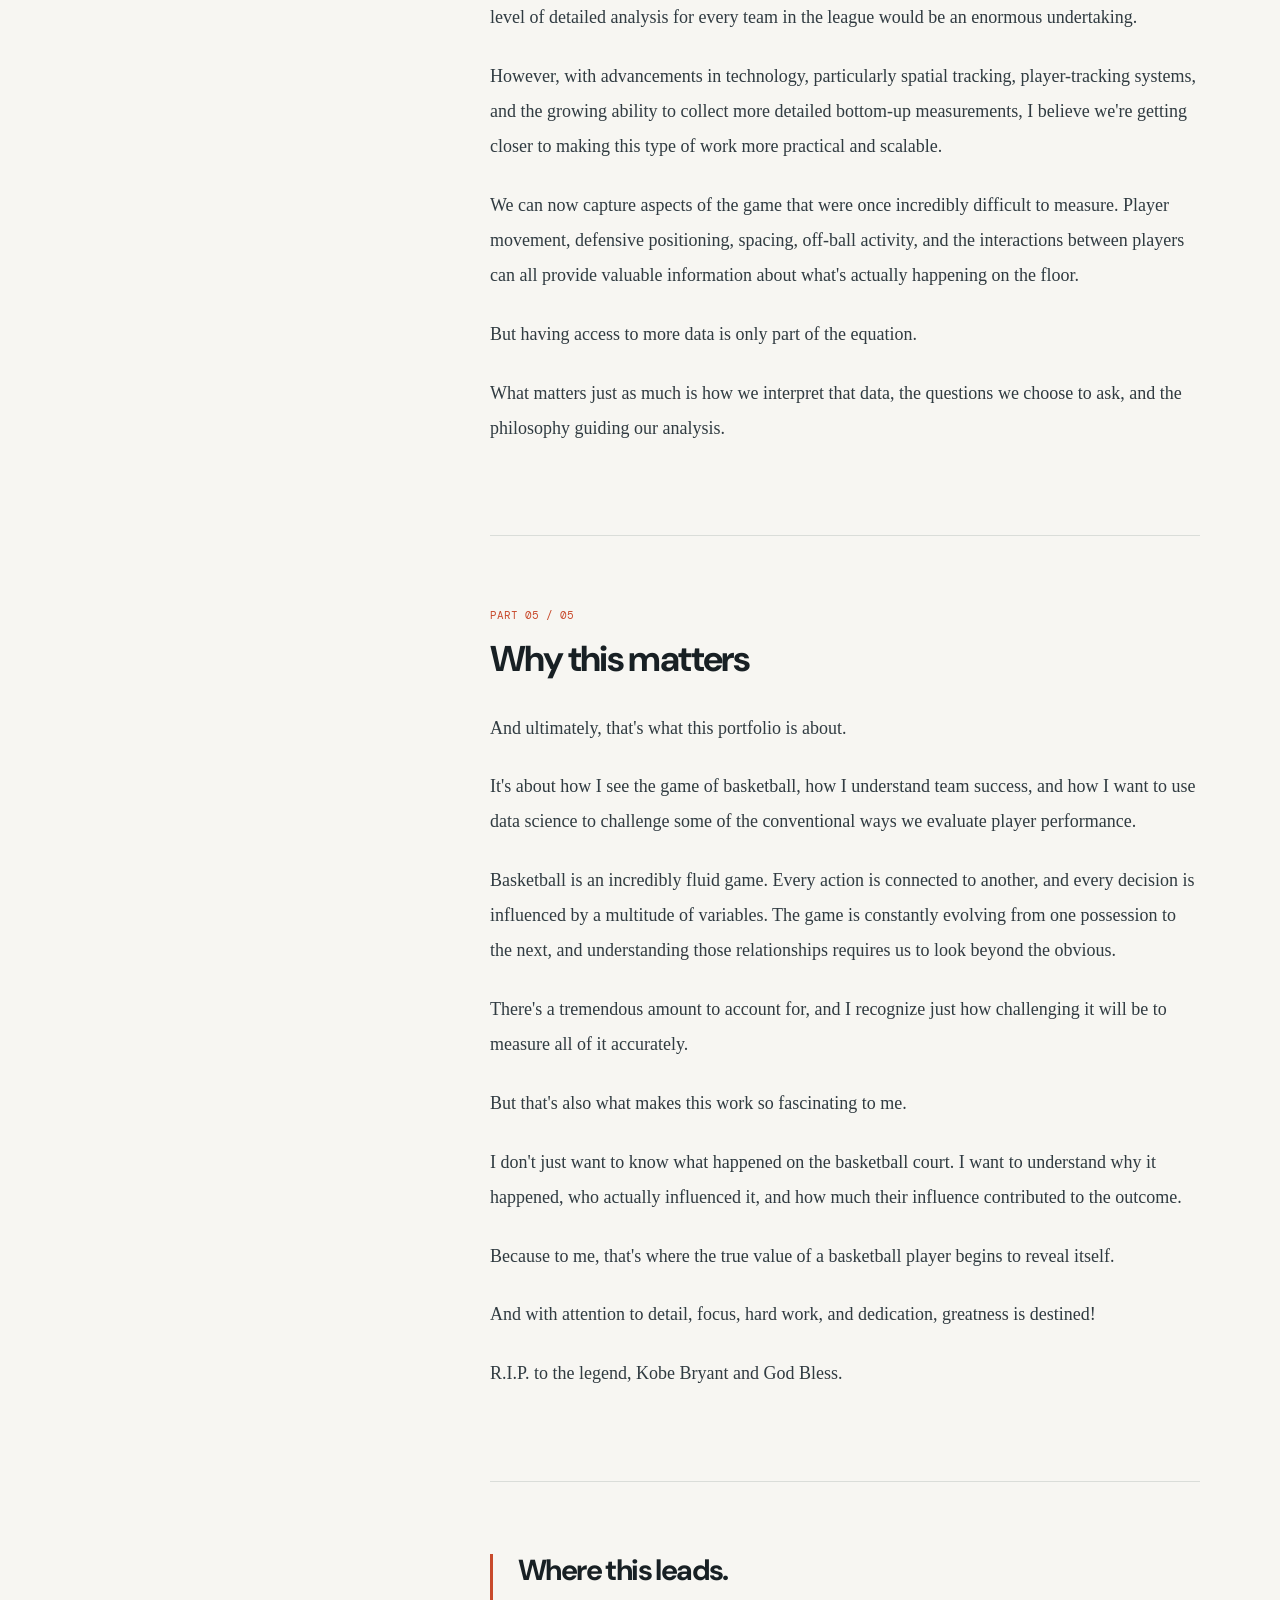
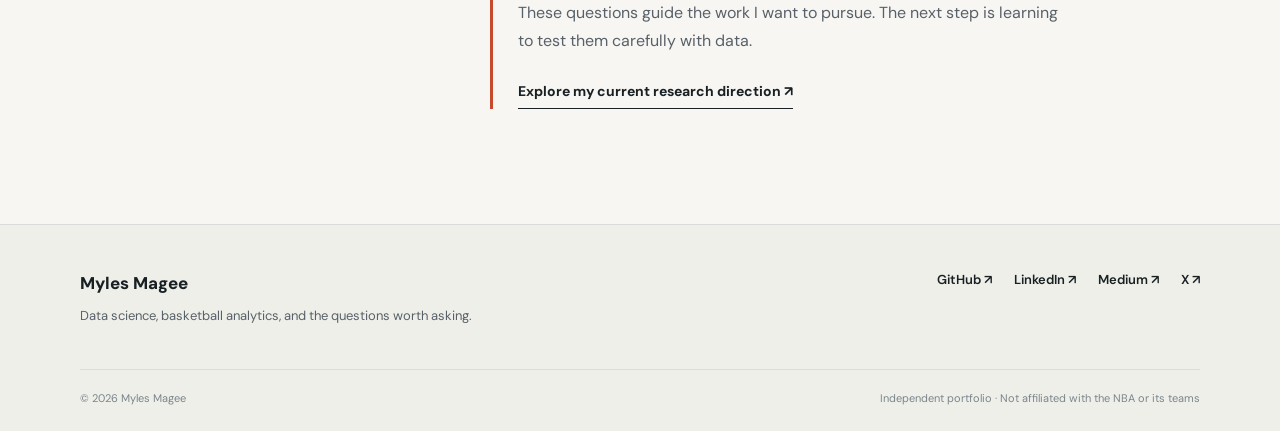
<file: philosophy.html>
<!DOCTYPE html>

<html lang="en"><head><meta charset="utf-8"/>
<meta content="width=device-width, initial-scale=1" name="viewport"/>
<meta content="#f7f6f2" name="theme-color"/>
<link href="assets/mark.svg" rel="icon" type="image/svg+xml"/>
<link href="https://fonts.googleapis.com" rel="preconnect"/>
<link crossorigin="" href="https://fonts.gstatic.com" rel="preconnect"/>
<link href="https://fonts.googleapis.com/css2?family=DM+Sans:wght@400;500;600;700;800&amp;family=DM+Mono:wght@400;500&amp;display=swap" rel="stylesheet"/>
<link href="assets/style.css" rel="stylesheet"/>
<script defer="" src="assets/site.js"></script><meta content="Myles Magee's complete basketball philosophy: invisible player influence, team context, roster fit, and the economics of winning." name="description"/><title>48 Minutes of Chaotic Synchrony — Myles Magee</title></head><body class="essay-page"><a class="skip-link" href="#main">Skip to content</a>
<header class="site-header" id="top">
<div class="container header-inner">
<a aria-label="Myles Magee home" class="brand" href="index.html"><span class="brand-monogram">MM<span>.</span></span><span class="brand-label">Myles Magee<small>Data Science · Basketball Analytics</small></span></a>

<nav aria-label="Main navigation" class="site-nav" id="site-nav"><a class="nav-essay" href="philosophy.html">My insight to the game<span aria-hidden="true"> ↗</span></a></nav>
</div>
</header>
<main id="main">
<header class="essay-hero container">
<a class="back-link" href="index.html">← Back to portfolio</a>
<p class="eyebrow">My basketball philosophy</p>
<h1>48 minutes of<br/><em>chaotic synchrony.</em></h1>
<p class="essay-intro">I don't just want to know what happened on the court. I want to understand why it happened, who influenced it, and how much that influence contributed to the outcome.</p>
<div class="essay-byline"><span>By Myles Magee</span><span>Basketball analytics · Personal perspective</span></div>
</header>
<div class="container essay-layout">
<aside aria-label="Essay contents" class="essay-aside"><p class="minor-label">In this essay</p>
<nav aria-label="Essay sections" class="essay-toc"><a href="#invisible-assist">01 / The invisible assist</a><a href="#defensive-influence">02 / Defense as influence</a><a href="#contextual-value">03 / The economics of fit</a><a href="#prediction">04 / Predicting contribution</a><a href="#closing-thought">05 / Why this matters</a></nav>
<p class="essay-aside-note">A personal research philosophy, not a claim that these models have already been built.</p>
</aside>
<article class="essay-body"><section class="essay-chapter" id="invisible-assist"><h2 class="essay-chapter-heading"><span class="chapter-no">PART 01 / 05</span>The invisible assist</h2>
<p class="lead-paragraph">The game of basketball is not what you think it is. It's not what the box score tells you, nor is it what those highlight reels we've become so obsessed with show us. To me, it's 48 minutes of beautiful "chaotic synchrony." I say beautiful because the dopamine rush, mixed with our natural competitive spirit, makes experiencing this game unlike anything else. Yet, in the midst of all that chaos, basketball remains the ultimate team sport, and I believe anyone who doesn't view it that way is missing something fundamental about the game.</p>
<p>Maybe it's all the one-on-ones we've grown accustomed to seeing and/or being apart of, that have our minds so fixated on the individual player. Whatever the reason, I think we've become too focused on individual performances and not nearly focused enough on how those performances influence everything happening around them.</p>
<p>I want to detail my philosophy on the game of basketball and explain what's driving the work within my portfolio. My goal is to uncover the interconnected pieces of the game that unfold on the court and, more importantly, find ways to quantify the actual value each player contributes to their team's success.</p>
<p>Let me give you an example.</p>
<p>An All-Star player like Luka Dončić gets pressured while bringing the ball up the court following an inbound pass. Once he crosses half-court, he's met with a double-team. Now, naturally, this creates an opportunity for someone else on his team to get open. With Luka's size, court vision, and height advantage over most guards defending him, he's capable of making an effective pass to that open teammate.</p>
<p>That player now has a greater opportunity to make a high-percentage play, whether it's an open shot, a drive to the basket, or another pass that leads to an even better scoring opportunity. Essentially, Luka's presence and the defensive attention he commands have created a situation in which his teammates can operate more efficiently.</p>
<p>Now, we all understand that when a player draws a double-team, it can create an advantage for the offense and a disadvantage for the defense. But here's my question: How much of an advantage? And how much of a disadvantage?</p>
<p>Well, that depends on several variables.</p>
<p>It depends on the player being doubled, the two defenders applying the pressure, the teammate who's been freed up, and the help defender responsible for rotating over to cover that open player. But what happens when that rotation creates another mismatch? Now another defender has to help, which creates another opportunity somewhere else on the floor, and so on and so forth.</p>
<p>One decision creates another, which creates another, and suddenly the entire possession has been influenced by an action that might never appear in the box score.</p>
<p>These are the situations that traditional statistics don't fully capture.</p>
<p>And because of that, when people look at box scores or listen to media discussions built primarily around individual statistics, I believe it can lead to misguided narratives and a misunderstanding of how teams actually win basketball games.</p>
</section><section class="essay-chapter" id="defensive-influence"><h2 class="essay-chapter-heading"><span class="chapter-no">PART 02 / 05</span>Defense as influence</h2>
<p>Now, let's look at the defensive side of the ball, because I believe this is where things become even more interesting.</p>
<p>How do we quantify the actual value of a player's defensive contributions, particularly when that player is part of a highly efficient defensive team?</p>
<p>Let's take Draymond Green, for example.</p>
<p>Green is known for his ability to defend multiple positions, recognize offensive actions, communicate defensive assignments, and provide help defense. But how much do his teammates benefit from his presence? And to what extent is their individual defensive effectiveness being enhanced simply because Green is on the floor?</p>
<p>Let's say Steph Curry is guarding Shai Gilgeous-Alexander. SGA is surveying the floor, trying to determine his next move. But here's the interesting part: SGA's decision might not be based entirely on Steph, the player directly guarding him. Instead, he might be paying just as much attention to where Draymond Green is positioned.</p>
<p>Does he attack Steph off the dribble? Does he try to draw Green into helping, potentially creating an opportunity for a teammate? Or does Green's positioning discourage that drive altogether, forcing SGA into an entirely different decision?</p>
<p>Let's say SGA attempts to initiate an action that draws Green's attention, but the defense rotates effectively. Steph recognizes the developing play, anticipates the passing lane, and intercepts a bad pass.</p>
<p>Steph gets credited with the steal.</p>
<p>If that steal leads to a fast break and an easy basket, the possession contributes positively to the team's scoring margin while both Steph and Draymond are on the floor. Their plus-minus numbers reflect that change in score, but they don't tell us how much each player actually contributed to creating the turnover.</p>
<p>And what about Draymond?</p>
<p>He didn't record the steal. He didn't block a shot. He might not have even touched the ball. Yet his positioning, defensive awareness, and influence on SGA's decision-making may have played a significant role in how that entire possession unfolded.</p>
<p>Sure, lineup-based defensive ratings and other impact metrics might capture some of that value over time. But they don't necessarily tell us how much Green's presence influenced that particular play or how much easier he made Steph's defensive assignment.</p>
<p>So where does that value show up?</p>
<p>That's what I'm interested in figuring out.</p>
<p>I understand that quantifying this level of influence is incredibly difficult. But I believe it's possible to develop better ways of measuring how a player's offensive and defensive effectiveness influences the performance of the teammates around them.</p>
<p>And I believe this type of analysis can lead to a much more accurate understanding of a player's true value.</p>
<p>It would allow us to go beyond simply asking what a player produces individually and start asking how much better, or worse, the team performs because of that player's presence and actions.</p>
<p>Of course, watching film remains essential. But imagine being able to identify and quantify many of these contributions through data without having to spend countless hours manually reviewing every possession just to recognize patterns that traditional statistics overlook.</p>
<p>That could fundamentally change how we evaluate players.</p>
<p>Because when you're building a basketball team, it's not just about collecting talent. It's about fit. It's about finding the right players for the system, the style of basketball you're trying to play, and, most importantly, the players already on your roster.</p>
</section><figure class="essay-image-break"><img alt="Editorial portrait of a Phoenix basketball player with black-and-white photography and orange sunburst graphics" loading="lazy" src="assets/images/booker-suns.png"/><figcaption>THE ECONOMICS OF FIT / A PLAYER'S VALUE DEPENDS ON CONTEXT.</figcaption></figure><section class="essay-chapter" id="contextual-value"><h2 class="essay-chapter-heading"><span class="chapter-no">PART 03 / 05</span>The economics of fit</h2>
<p>And that brings me to another important component of my philosophy: the relationship between player production and monetary value.</p>
<p>In other words, what are you actually getting for what you're paying?</p>
<p>Just because a player isn't lighting up the box score doesn't necessarily mean he's failing to live up to his contract. And the opposite is equally true. A player putting up impressive individual numbers isn't automatically providing value proportional to what his team is paying him.</p>
<p>This is where I think about the old Moneyball concept of identifying undervalued and overvalued players.</p>
<p>But I want to take that idea a little further.</p>
<p>I'm not necessarily interested in identifying players who are universally undervalued or overvalued across the league. I'm interested in identifying players who are undervalued or overvalued relative to a specific team's system, roster construction, and style of basketball.</p>
<p>A player who produces relatively unimpressive numbers on one team could turn out to be an absolute steal for another team because his particular skill set complements what that team already has.</p>
<p>That's where I believe tremendous value can be found.</p>
<p>But how do you identify those players?</p>
<p>You can't simply look at the box score or compare their salaries and expect to understand that relationship. You have to evaluate the player's production, the context in which that production occurs, and the cost associated with acquiring that production.</p>
<p>And the production itself needs to be measured more comprehensively.</p>
<p>Christopher E. Baker and Stephen M. Shea, in their book Basketball Analytics, discuss what they call bottom-up and top-down approaches to measuring player value. These approaches provide different perspectives on a player's contribution, whether we're examining individual actions and events or evaluating how those contributions translate into broader team outcomes.</p>
<p>I believe combining these perspectives is essential to developing more complete player evaluations.</p>
<p>Now, take those evaluations and connect them to a team's salary cap, existing contracts, financial flexibility, and the restrictions associated with acquiring players through trades and free agency.</p>
<p>That's when things start getting really interesting.</p>
</section><section class="essay-chapter" id="prediction"><h2 class="essay-chapter-heading"><span class="chapter-no">PART 04 / 05</span>Predicting contribution</h2>
<p>And this leads directly into another area I want to explore: predicting how successful a particular player will be within a specific team.</p>
<p>Here's an example.</p>
<p>Let's say there's a player on the market who's an efficient three-point shooter and an excellent on-ball defender. On paper, that sounds like an incredible asset for just about any basketball team.</p>
<p>But what if the team considering him is already one of the most efficient three-point shooting teams in the league and desperately needs to improve defensively?</p>
<p>Naturally, they might target this player because he provides something they need defensively while also complementing something they already do well offensively.</p>
<p>Makes sense, right?</p>
<p>But let's say acquiring that player comes with a significant financial commitment. Maybe his contract pushes the team deeper into first-apron territory, closer to the second apron, where additional roster-building restrictions become increasingly consequential. Depending on how the acquisition is structured, the team might also face hard-cap limitations.</p>
<p>Now we're talking about a costly decision.</p>
<p>That player had better be worth it.</p>
<p>And maybe your analysis predicts that he will be. But how accurate is that prediction? More importantly, how does his projected impact compare to other players on the market who might be cheaper or even more expensive but provide a different combination of skills?</p>
<p>For example, what if another available player is also an efficient three-point shooter? He's not an elite on-ball defender, but he's above average defensively and a significantly better rebounder relative to his position.</p>
<p>Now you've got two players who both appear to make your team better, but in different ways.</p>
<p>One provides elite perimeter defense. The other gives you respectable defense, strong shooting, and a substantial advantage on the glass.</p>
<p>Which one actually improves your team's chances of winning more games?</p>
<p>And when you factor in their salaries, the team's existing roster, and the financial restrictions associated with acquiring either player, which one represents the better overall value?</p>
<p>That's the question I want to be able to answer with greater accuracy.</p>
<p>Because the answer isn't necessarily the player with the better individual statistics, the more recognizable name, or even the better overall talent level.</p>
<p>It's the player whose specific contributions are projected to generate the greatest improvement in the team's performance relative to the resources required to acquire him.</p>
<p>That's a completely different way of looking at player value.</p>
<p>My goal is to develop metrics and predictive models that can help answer these questions. But doing that effectively requires the more advanced player-impact measurements I discussed earlier.</p>
<p>If we can better understand how individual players influence the actions, decisions, and effectiveness of their teammates, then we can begin building models that predict how those same players might perform in entirely different team environments.</p>
<p>Of course, those predictions will never be perfect. Basketball has far too many variables, and player performance is influenced by more than just measurable skill sets. Coaching, chemistry, roles, injuries, matchups, and even the decisions players make from possession to possession can change everything.</p>
<p>But that's precisely why I believe there's so much opportunity in this type of analysis.</p>
<p>Ideally, this would involve proprietary, team-specific analytical models designed around an organization's roster, playing style, and competitive objectives. Attempting to develop that same level of detailed analysis for every team in the league would be an enormous undertaking.</p>
<p>However, with advancements in technology, particularly spatial tracking, player-tracking systems, and the growing ability to collect more detailed bottom-up measurements, I believe we're getting closer to making this type of work more practical and scalable.</p>
<p>We can now capture aspects of the game that were once incredibly difficult to measure. Player movement, defensive positioning, spacing, off-ball activity, and the interactions between players can all provide valuable information about what's actually happening on the floor.</p>
<p>But having access to more data is only part of the equation.</p>
<p>What matters just as much is how we interpret that data, the questions we choose to ask, and the philosophy guiding our analysis.</p>
</section><section class="essay-chapter" id="closing-thought"><h2 class="essay-chapter-heading"><span class="chapter-no">PART 05 / 05</span>Why this matters</h2>
<p>And ultimately, that's what this portfolio is about.</p>
<p>It's about how I see the game of basketball, how I understand team success, and how I want to use data science to challenge some of the conventional ways we evaluate player performance.</p>
<p>Basketball is an incredibly fluid game. Every action is connected to another, and every decision is influenced by a multitude of variables. The game is constantly evolving from one possession to the next, and understanding those relationships requires us to look beyond the obvious.</p>
<p>There's a tremendous amount to account for, and I recognize just how challenging it will be to measure all of it accurately.</p>
<p>But that's also what makes this work so fascinating to me.</p>
<p>I don't just want to know what happened on the basketball court. I want to understand why it happened, who actually influenced it, and how much their influence contributed to the outcome.</p>
<p>Because to me, that's where the true value of a basketball player begins to reveal itself.</p>
<p>And with attention to detail, focus, hard work, and dedication, greatness is destined!</p>
<p>R.I.P. to the legend, Kobe Bryant and God Bless.</p>
</section>
<div class="essay-outro"><h2>Where this leads.</h2><p>These questions guide the work I want to pursue. The next step is learning to test them carefully with data.</p><a class="inline-link" href="index.html#research">Explore my current research direction ↗</a></div>
</article>
</div>
</main><footer class="site-footer">
<div class="container footer-inner">
<div><a class="footer-name" href="index.html">Myles Magee</a><p>Data science, basketball analytics, and the questions worth asking.</p></div>
<nav aria-label="Social links" class="footer-links">
<a href="https://github.com/mylesanalytics" rel="noopener noreferrer" target="_blank">GitHub ↗</a>
<a href="https://www.linkedin.com/in/mylesmagee711/" rel="noopener noreferrer" target="_blank">LinkedIn ↗</a>
<a href="https://medium.com/@mylesmagee" rel="noopener noreferrer" target="_blank">Medium ↗</a>
<a href="https://x.com/_mylesmagee" rel="noopener noreferrer" target="_blank">X ↗</a>
</nav>
</div>
<div class="container footer-bottom"><span>© <span data-year="">2026</span> Myles Magee</span><span>Independent portfolio · Not affiliated with the NBA or its teams</span></div>
</footer></body></html>
</file>
<file: assets/style.css>
/* Beyond the Box Score — a quieter, reading-first editorial system */
:root {
  --paper: #f7f6f2;
  --surface: #ffffff;
  --soft: #eeefe9;
  --ink: #182024;
  --muted: #586169;
  --subtle: #7b858c;
  --line: #daddd9;
  --orange: #c84a2c;
  --blue: #294eb9;
  --court: #181c20;
  --font: 'DM Sans', -apple-system, BlinkMacSystemFont, 'Segoe UI', sans-serif;
  --mono: 'DM Mono', ui-monospace, SFMono-Regular, Menlo, monospace;
}
*, *::before, *::after { box-sizing: border-box; }
html { scroll-behavior: smooth; scroll-padding-top: 106px; }
body { margin: 0; color: var(--ink); background: var(--paper); font: 400 16px/1.7 var(--font); -webkit-font-smoothing: antialiased; }
a { color: inherit; text-decoration: none; }
a:hover { color: var(--orange); }
a:focus-visible, button:focus-visible { outline: 3px solid var(--blue); outline-offset: 4px; }
button { font: inherit; }
img { display: block; max-width: 100%; }
figure, h1, h2, h3, p { margin-top: 0; }
.container { width: min(100% - 64px, 1120px); margin-inline: auto; }
.skip-link { position: absolute; z-index: 999; padding: 12px 20px; background: var(--ink); color: white; transform: translateY(-120%); }
.skip-link:focus { transform: translateY(0); }

/* Header: small, calm, consistently placed */
.site-header { position: relative; z-index: 100; border-bottom: 1px solid var(--line); background: var(--paper); }
.header-inner { min-height: 81px; display: flex; align-items: center; justify-content: space-between; gap: 30px; }
.brand { display: inline-flex; align-items: center; gap: 15px; flex-shrink: 0; }
.brand-monogram { display: grid; place-items: center; width: 44px; height: 44px; border: 1.5px solid var(--ink); font-size: 18px; font-weight: 800; letter-spacing: -.09em; line-height: 1; }
.brand-monogram span { color: var(--orange); }
.brand-label { font-size: 14px; font-weight: 800; line-height: 1.3; letter-spacing: -.02em; }
.brand-label small { display: block; margin-top: 3px; font-weight: 400; font-size: 10px; color: var(--muted); letter-spacing: .02em; }
.site-nav { display: flex; align-items: center; gap: clamp(14px, 2vw, 30px); }
.site-nav a { font-size: 12px; font-weight: 600; color: var(--muted); white-space: nowrap; }
.site-nav a:hover { color: var(--ink); }
.site-nav .nav-essay { padding: 10px 0 10px 16px; border-left: 1px solid var(--line); color: var(--ink); }
.site-nav .nav-essay:hover { color: var(--orange); }



/* Type scales, spacing, and links */
.eyebrow, .section-label, .minor-label { font: 500 11px/1.6 var(--mono); letter-spacing: .055em; color: var(--orange); }
.section-label { color: var(--subtle); margin-bottom: 24px; }
.minor-label { color: var(--muted); }
h1, h2, h3 { color: var(--ink); letter-spacing: -.055em; font-weight: 700; line-height: 1.13; }
h2 { font-size: clamp(30px, 3.8vw, 48px); }
h3 { font-size: 21px; }
p { color: var(--muted); }
.text-orange { color: var(--orange); }
.body-copy p { max-width: 62ch; font-size: 17px; line-height: 1.85; margin-bottom: 20px; }
.body-copy strong { color: var(--ink); font-weight: 700; }
.section { padding-block: 112px; }
.section-rule { border-top: 1px solid var(--line); }
.section-soft { background: var(--soft); border-top: 1px solid var(--line); border-bottom: 1px solid var(--line); }
.section-heading { display: flex; justify-content: space-between; align-items: end; gap: 36px; margin-bottom: 45px; }
.section-heading h2 { margin: 0; }
.section-heading > p { max-width: 335px; margin: 0; font-size: 15px; line-height: 1.8; }
.inline-link { display: inline-block; padding-bottom: 4px; border-bottom: 1px solid var(--ink); margin-top: 9px; font-size: 14px; font-weight: 700; color: var(--ink); }
.inline-link:hover { color: var(--orange); border-color: var(--orange); }

/* Hero: typographic focal point, one carefully cropped piece of artwork */
.hero { display: grid; grid-template-columns: minmax(0, 1.15fr) minmax(265px, .75fr); gap: clamp(50px, 8vw, 114px); align-items: center; padding-top: 100px; padding-bottom: 111px; }
.hero-copy { max-width: 675px; }
.hero .eyebrow { margin-bottom: 26px; }
.hero h1 { font-size: clamp(63px, 7.1vw, 98px); line-height: 1.03; letter-spacing: -.077em; margin-bottom: 32px; }
.hero h1 em { font-style: normal; color: var(--orange); }
.hero-lead { font-size: clamp(18px, 1.8vw, 21px); line-height: 1.7; max-width: 550px; margin-bottom: 32px; color: #434d54; }
.hero-lead strong { color: var(--ink); }
.hero-actions { display: flex; align-items: center; gap: 29px; flex-wrap: wrap; }
.button-primary { display: inline-flex; align-items: center; justify-content: space-between; gap: 24px; min-height: 49px; background: var(--ink); color: #fff; border-radius: 3px; padding: 12px 19px; font-size: 13px; font-weight: 700; transition: background .18s ease; }
.button-primary:hover { background: var(--blue); color: #fff; }
.button-link { font-size: 13px; font-weight: 700; border-bottom: 1px solid var(--ink); padding-block: 6px; }
.button-link:hover { border-color: var(--orange); }
.hero-image { margin: 0; max-width: 374px; width: 100%; justify-self: end; }
.hero-image img { width: 100%; aspect-ratio: 3 / 4; object-fit: cover; object-position: center 47%; border: 7px solid var(--surface); box-shadow: 0 14px 38px rgb(25 31 36 / 9%); }
.hero-image figcaption { padding-top: 13px; text-align: right; color: var(--subtle); font: 400 10px/1.4 var(--mono); }

/* Thesis and related questions */
.intro-grid { display: grid; grid-template-columns: minmax(0, 1fr) minmax(0, 1fr); gap: clamp(50px, 8vw, 112px); align-items: start; }
.intro-grid h2 { max-width: 530px; font-size: clamp(36px, 4.2vw, 54px); }
.question-list { border-top: 1px solid #cdd1ca; }
.question-row { display: grid; grid-template-columns: 60px minmax(0, 1fr) 170px; gap: 32px; padding: 30px 0; border-bottom: 1px solid #cdd1ca; align-items: start; }
.question-index { font: 500 12px/1.7 var(--mono); color: var(--orange); }
.question-row h3 { margin-bottom: 10px; font-size: 24px; letter-spacing: -.035em; }
.question-row p { max-width: 590px; margin: 0; font-size: 15px; line-height: 1.75; }
.question-tag { text-align: right; color: var(--muted); font-size: 12px; padding-top: 5px; }

/* Court is a single, purposeful interactive illustration — not a noisy centerpiece */
.example-card { overflow: hidden; border: 1px solid var(--line); background: var(--surface); border-radius: 6px; }
.example-topline { display: flex; justify-content: space-between; gap: 20px; padding: 15px 21px; border-bottom: 1px solid var(--line); color: var(--muted); font: 400 10px/1.6 var(--mono); }
.example-layout { display: grid; grid-template-columns: minmax(260px, .75fr) minmax(0, 1.25fr); }
.example-controls { padding: 31px; }
.example-controls .minor-label { margin-bottom: 16px; }
.steps { display: grid; gap: 6px; }
.step-button { cursor: pointer; display: flex; align-items: center; gap: 18px; width: 100%; border: 1px solid transparent; border-radius: 3px; text-align: left; padding: 12px 14px; color: var(--muted); font-size: 13px; font-weight: 600; background: #f6f7f4; transition: background .2s ease, border-color .2s ease; }
.step-button span { color: #7a848b; font: 400 11px/1.5 var(--mono); }
.step-button:hover { border-color: #ccd1ce; color: var(--ink); }
.step-button.active { color: var(--ink); background: #eaf0ff; border-color: #aac0ed; }
.step-button.active span { color: var(--blue); }
.example-readout { min-height: 128px; padding-top: 27px; margin-top: 22px; border-top: 1px solid var(--line); }
.example-readout h3 { font-size: 15px; letter-spacing: -.015em; margin-bottom: 8px; }
.example-readout p { font-size: 14px; line-height: 1.75; margin: 0; }
.court-frame { background: var(--court); align-self: stretch; min-width: 0; }
.court-svg-wrap { padding: 12px; }
#play-court { width: 100%; height: auto; display: block; }
.player { transition: transform .35s ease; }
.player circle { stroke-width: 2.5px; }
.player text { text-anchor: middle; dominant-baseline: central; font: 700 16px var(--font); fill: white; }
.player.offensive circle { fill: #ce623c; stroke: #efa282; }
.player.defensive circle { fill: #4165c6; stroke: #a8bcee; }
#play-paths { opacity: .9; }
.court-legend { display: flex; justify-content: center; gap: 22px; align-items: center; padding: 5px 10px 19px; font-size: 11px; color: #d3dae2; }
.court-legend span { display: inline-flex; gap: 8px; align-items: center; }
.court-legend i { display: inline-block; width: 11px; height: 11px; border-radius: 50%; }
.legend-offense { background: #ce623c; }
.legend-defense { background: #4165c6; }
.example-note { max-width: 790px; margin: 25px 0 0; font-size: 15px; line-height: 1.8; }
.example-note strong { color: var(--ink); }

/* Selected work and developing questions */
.work-grid { display: grid; grid-template-columns: .98fr 1.02fr; gap: 60px; }
.work-feature { padding: 34px 36px 38px; background: var(--surface); border: 1px solid var(--line); border-radius: 5px; }
.work-feature .minor-label { margin-bottom: 32px; }
.work-feature h3 { font-size: clamp(40px, 5vw, 62px); letter-spacing: -.065em; margin-bottom: 18px; }
.work-feature p { font-size: 16px; line-height: 1.8; max-width: 450px; }
.work-feature p strong { color: var(--ink); }
.work-feature .muted-small { margin: 28px 0 0; font-size: 12px; color: var(--subtle); }
.work-next { padding: 8px 0; }
.work-next > .minor-label { margin-bottom: 25px; }
.next-item { padding: 21px 0; border-top: 1px solid #cdd1ca; }
.next-item h3 { font-size: 19px; letter-spacing: -.03em; margin-bottom: 6px; }
.next-item p { font-size: 14px; margin-bottom: 0; }

/* Personal context and final invitation */
.about-grid { display: grid; grid-template-columns: .8fr 1.2fr; gap: clamp(56px, 8vw, 120px); }
.about-grid h2 { font-size: clamp(42px, 5vw, 66px); margin-bottom: 17px; }
.about-tagline { font-size: 17px; line-height: 1.7; max-width: 300px; }
.skills-strip { border-top: 1px solid var(--line); margin-top: 58px; padding-top: 21px; display: grid; grid-template-columns: 180px 1fr; gap: 20px; }
.skills-strip > span { font: 400 11px/1.8 var(--mono); color: var(--subtle); }
.skills-strip p { font-size: 14px; font-weight: 600; color: var(--ink); margin: 0; }
.skills-strip p span { padding: 0 8px; color: var(--orange); }
.closing { padding-block: 85px; display: flex; align-items: center; justify-content: space-between; gap: 40px; border-top: 1px solid var(--line); }
.closing h2 { margin: 9px 0 14px; }
.closing p { max-width: 480px; font-size: 15px; margin-bottom: 0; }
.closing .eyebrow { margin-bottom: 0; }
.closing .button-primary { flex-shrink: 0; }

/* Footer */
.site-footer { border-top: 1px solid var(--line); background: #eeefe9; padding-top: 44px; }
.footer-inner { display: flex; align-items: flex-start; justify-content: space-between; gap: 35px; padding-bottom: 42px; }
.footer-name { font-size: 17px; font-weight: 800; }
.footer-inner p { margin: 7px 0 0; font-size: 13px; }
.footer-links { display: flex; gap: 22px; flex-wrap: wrap; }
.footer-links a { font-size: 13px; font-weight: 600; }
.footer-bottom { border-top: 1px solid var(--line); padding: 19px 0 24px; display: flex; justify-content: space-between; gap: 20px; color: var(--subtle); font-size: 11px; }

/* Career goals: a quiet, text-first reflection with comfortable line length */
.career-goals-grid { display: grid; grid-template-columns: minmax(210px, .67fr) minmax(0, 1.33fr); gap: clamp(42px, 6.5vw, 105px); align-items: start; }
.career-goals-intro { max-width: 380px; }
.career-goals-intro h2 { max-width: 410px; margin-bottom: 20px; }
.career-goals-deck { max-width: 32ch; font-size: 16px; line-height: 1.85; }
.career-goals-body { max-width: 710px; }
.career-goals-body p { max-width: 70ch; color: #414b51; font-size: 16px; line-height: 1.9; margin-bottom: 19px; }
.career-goals-source { font-size: 13px; margin-top: 8px; }
@media (max-width: 760px) {
  .career-goals-grid { grid-template-columns: 1fr; gap: 23px; }
  .career-goals-deck { max-width: 60ch; }
}

/* Quiet, readable long-form essay */
.essay-hero { padding-top: 80px; padding-bottom: 76px; border-bottom: 1px solid var(--line); }
.back-link { font-size: 13px; font-weight: 600; color: var(--muted); }
.essay-hero .eyebrow { margin: 74px 0 21px; }
.essay-hero h1 { font-size: clamp(47px, 6vw, 77px); max-width: 950px; line-height: 1.1; margin-bottom: 30px; }
.essay-hero h1 em { font-style: normal; color: var(--orange); }
.essay-intro { max-width: 710px; font-size: clamp(18px, 2vw, 22px); line-height: 1.7; color: #4e5b63; }
.essay-byline { display: flex; gap: 22px; font: 400 11px/1.6 var(--mono); color: var(--subtle); margin-top: 32px; }
.essay-byline span + span { border-left: 1px solid var(--line); padding-left: 22px; }
.essay-layout { display: grid; grid-template-columns: minmax(160px, 235px) minmax(0, 710px); justify-content: space-between; gap: clamp(54px, 8vw, 110px); padding-top: 70px; padding-bottom: 115px; }
.essay-aside { position: sticky; top: 30px; align-self: start; }
.essay-aside .minor-label { margin-bottom: 20px; }
.essay-toc { display: flex; flex-direction: column; gap: 17px; padding: 0; }
.essay-toc a { font-size: 12px; line-height: 1.6; color: var(--muted); }
.essay-toc a:hover { color: var(--orange); }
.essay-aside-note { border-top: 1px solid var(--line); margin-top: 35px; padding-top: 18px; color: var(--subtle); font-size: 11px; line-height: 1.7; }
.essay-body { min-width: 0; }
.essay-chapter { scroll-margin-top: 35px; padding-bottom: 66px; margin-bottom: 72px; border-bottom: 1px solid var(--line); }
.essay-chapter-heading { font-family: var(--font); font-size: clamp(27px, 2.8vw, 37px); letter-spacing: -.045em; line-height: 1.22; margin-bottom: 30px; text-transform: none; }
.essay-chapter-heading .chapter-no { display: block; margin-bottom: 13px; font: 400 11px/1.4 var(--mono); letter-spacing: 0; color: var(--orange); }
.essay-body .essay-chapter p { color: #303b41; font: 400 18px/1.94 Georgia, Cambria, 'Times New Roman', serif; margin-bottom: 24px; }
.essay-body .essay-chapter p.lead-paragraph { font-size: 20px; line-height: 1.85; color: var(--ink); }
.essay-body strong { color: var(--ink); }
.essay-outro { border-left: 3px solid var(--orange); padding-left: 25px; }
.essay-outro h2 { margin-bottom: 12px; font-size: 29px; }
.essay-outro p { max-width: 540px; font-size: 16px; line-height: 1.75; }

@media (max-width: 990px) {
  .site-nav { gap: 15px; }
  .brand-label small { display: none; }
  .hero { gap: 45px; }
  .hero h1 { font-size: clamp(56px, 7vw, 83px); }
  .example-layout { grid-template-columns: minmax(240px, .8fr) minmax(0, 1.2fr); }
  .example-controls { padding: 21px; }
  .work-grid { gap: 35px; }
}
@media (max-width: 760px) {
  .container { width: min(100% - 36px, 1120px); }
  .header-inner { min-height: 68px; }

  .site-nav { position: absolute; top: 100%; left: 0; right: 0; display: none; flex-direction: column; align-items: stretch; gap: 0; padding: 12px 20px 20px; background: var(--paper); border-bottom: 1px solid var(--line); box-shadow: 0 8px 20px rgb(0 0 0 / 5%); }
  .site-nav.open { display: flex; }
  .site-nav a, .site-nav .nav-essay { display: block; padding: 12px 4px; border-left: 0; font-size: 14px; }
  .hero { grid-template-columns: 1fr; padding-top: 67px; padding-bottom: 78px; gap: 40px; }
  .hero h1 { font-size: clamp(57px, 12vw, 85px); }
  .hero-image { width: min(100%, 390px); justify-self: start; }
  .hero-image img { aspect-ratio: 5 / 3; object-position: center 44%; }
  .section { padding-block: 75px; }
  .section-heading { flex-direction: column; align-items: start; gap: 18px; margin-bottom: 33px; }
  .section-heading > p { max-width: 580px; }
  .intro-grid { grid-template-columns: 1fr; gap: 18px; }
  .question-row { grid-template-columns: 36px 1fr; gap: 16px; }
  .question-tag { grid-column: 2; text-align: left; padding-top: 0; }
  .example-layout { grid-template-columns: 1fr; }
  .example-controls { padding: 24px; }
  .example-readout { min-height: 0; padding-top: 17px; margin-top: 17px; }
  .work-grid { grid-template-columns: 1fr; }
  .about-grid { grid-template-columns: 1fr; gap: 18px; }
  .skills-strip { grid-template-columns: 1fr; gap: 8px; }
  .closing { padding-block: 75px; flex-direction: column; align-items: start; }
  .essay-hero { padding-top: 40px; padding-bottom: 55px; }
  .essay-hero .eyebrow { margin-top: 53px; }
  .essay-layout { display: block; padding-top: 38px; padding-bottom: 85px; }
  .essay-aside { position: static; border-bottom: 1px solid var(--line); padding-bottom: 25px; margin-bottom: 46px; }
  .essay-toc { display: grid; grid-template-columns: 1fr 1fr; gap: 12px 18px; }
  .essay-aside-note { margin-top: 25px; }
}
@media (max-width: 520px) {
  .hero h1 { font-size: clamp(52px, 12.3vw, 68px); }
  .hero-actions { gap: 14px; }
  .button-primary { width: 100%; }
  .hero-image img { aspect-ratio: 4 / 3; }
  h2 { font-size: 33px; }
  .intro-grid h2 { font-size: 36px; }
  .question-row h3 { font-size: 20px; }
  .example-topline span:last-child { display: none; }
  .example-controls { padding: 18px; }
  .steps { grid-template-columns: 1fr 1fr; }
  .step-button { padding: 10px 8px; gap: 8px; font-size: 11px; }
  .step-button span { font-size: 10px; }
  .court-svg-wrap { padding: 0; }
  .work-feature { padding: 25px; }
  .skills-strip p span { padding: 0 5px; }
  .footer-inner { flex-direction: column; gap: 21px; }
  .footer-links { gap: 13px 20px; }
  .footer-bottom { flex-direction: column; gap: 6px; }
  .essay-hero h1 { font-size: clamp(43px, 10vw, 57px); }
  .essay-byline { flex-direction: column; gap: 3px; }
  .essay-byline span + span { padding-left: 0; border: 0; }
  .essay-toc { grid-template-columns: 1fr; }
  .essay-chapter { margin-bottom: 52px; padding-bottom: 45px; }
  .essay-body .essay-chapter p { font-size: 17px; line-height: 1.85; }
  .essay-body .essay-chapter p.lead-paragraph { font-size: 19px; }
}
@media (prefers-reduced-motion: reduce) {
  html { scroll-behavior: auto; }
  .player, .step-button, .button-primary { transition: none; }
}


/* Basketball vision edition: returning the photography without returning the noise */
.site-nav { margin-left:auto; }
.site-nav .nav-essay {
  display:inline-flex;align-items:center;justify-content:center;gap:10px;
  padding:11px 17px;border:1px solid var(--ink);border-radius:3px;
  font-weight:700;font-size:12px;line-height:1.4;color:var(--ink);white-space:nowrap;
}
.site-nav .nav-essay:hover { color:var(--paper);background:var(--ink); }
.site-nav .nav-essay span { font-size:15px;line-height:1; }

/* Art is editorial context, not a full-bleed background or text overlay */
.editorial-image { margin:0;min-width:0; }
.editorial-image img { display:block;width:100%;height:auto;object-fit:cover;border:5px solid var(--surface);box-shadow:0 12px 30px rgb(24 32 36 / 8%); }
.editorial-image figcaption { font:400 10px/1.5 var(--mono);letter-spacing:.025em;color:var(--subtle);padding-top:11px; }
.image-story { display:grid;grid-template-columns:minmax(245px,.7fr) minmax(0,1fr);align-items:center;gap:clamp(50px,7.5vw,112px);border-top:1px solid var(--line);padding-block:96px; }
.image-story-art { max-width:350px; }
.image-story-art img { aspect-ratio:4 / 5;object-position:center 22%; }
.image-story-copy h2 { font-size:clamp(30px,3.4vw,43px);max-width:560px;margin-bottom:28px; }
.image-story-copy p:not(.section-label) {font-size:17px;line-height:1.86;max-width:58ch;margin-bottom:17px; }
.vision-grid {display:grid;grid-template-columns:minmax(0,1.16fr) minmax(250px,.7fr);gap:clamp(52px,7vw,94px);align-items:center;}
.vision-copy h2 {max-width:700px;font-size:clamp(33px,4vw,50px);margin-bottom:29px;}
.vision-copy p:not(.section-label) {font-size:17px;max-width:62ch;line-height:1.85;margin-bottom:20px;}
.vision-copy strong {color:var(--ink);}
.vision-copy .vision-footnote {font-size:13px !important;color:var(--subtle);margin-top:24px;}
.vision-art {max-width:355px;justify-self:end;}
.vision-art img {aspect-ratio:3 / 4;object-position:center 40%;}
.essay-image-break {width:min(100%,430px);margin:0 0 80px 0;}
.essay-image-break img {display:block;width:100%;max-height:510px;object-fit:cover;object-position:center 20%;border:5px solid var(--surface);}
.essay-image-break figcaption {font:400 10px/1.6 var(--mono);color:var(--subtle);margin-top:10px;letter-spacing:.03em;}

@media(max-width:760px){
  .site-nav {display:flex;position:static;flex-direction:row;align-items:center;width:auto;gap:0;margin-left:auto;padding:0;border:0;box-shadow:none;background:transparent;}
  .site-nav .nav-essay {padding:11px 13px;font-size:12px;border:1px solid var(--ink);}
  .image-story {grid-template-columns:1fr;gap:34px;padding-block:65px;}
  .image-story-art {max-width:440px;}
  .image-story-art img {aspect-ratio:5 / 4;object-position:center 38%;}
  .vision-grid {grid-template-columns:1fr;gap:35px;}
  .vision-art {justify-self:start;max-width:420px;}
  .vision-art img {aspect-ratio:5 / 4;object-position:center 37%;}
  .essay-image-break {margin-bottom:55px;max-width:380px;}
}
@media(max-width:520px){
  .brand-label {display:none;}
  .site-nav .nav-essay {font-size:11px;padding:11px 12px;}
  .image-story-copy p:not(.section-label),.vision-copy p:not(.section-label) {font-size:16px;}
}
</file>
